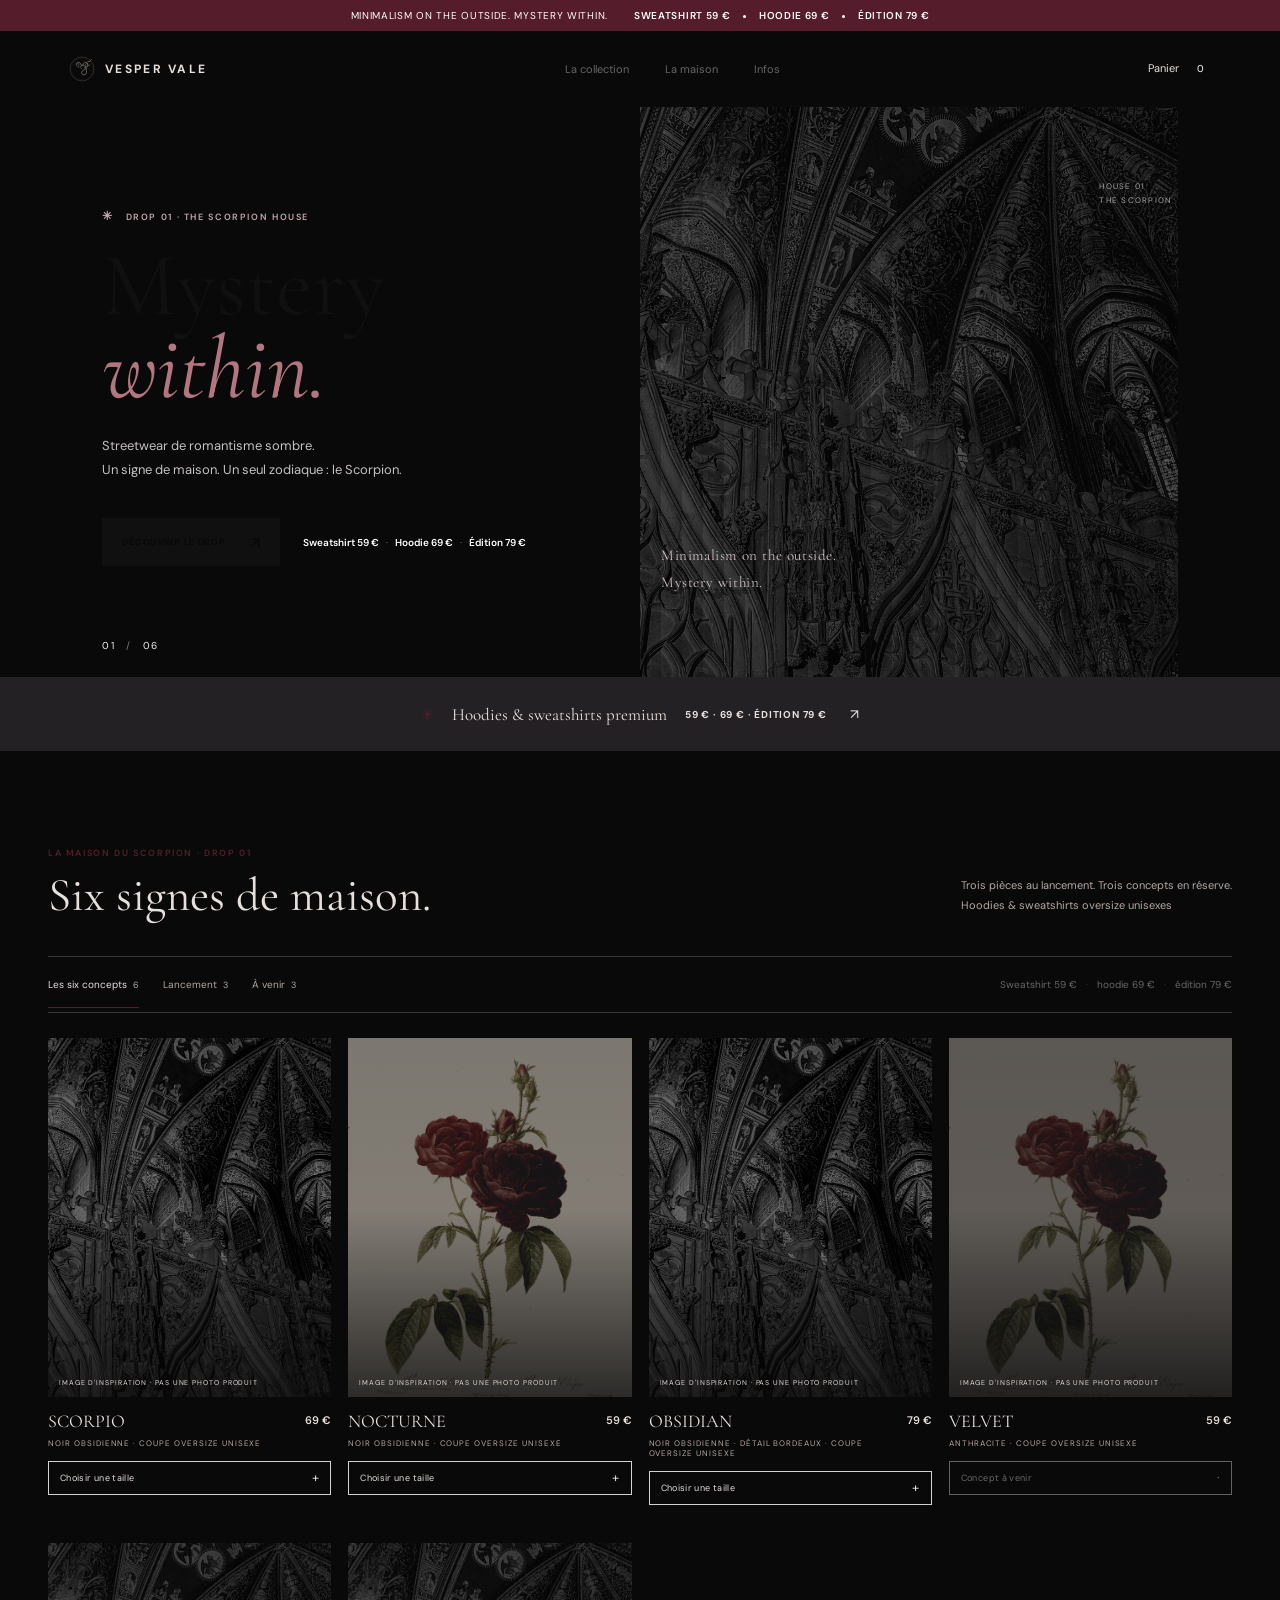
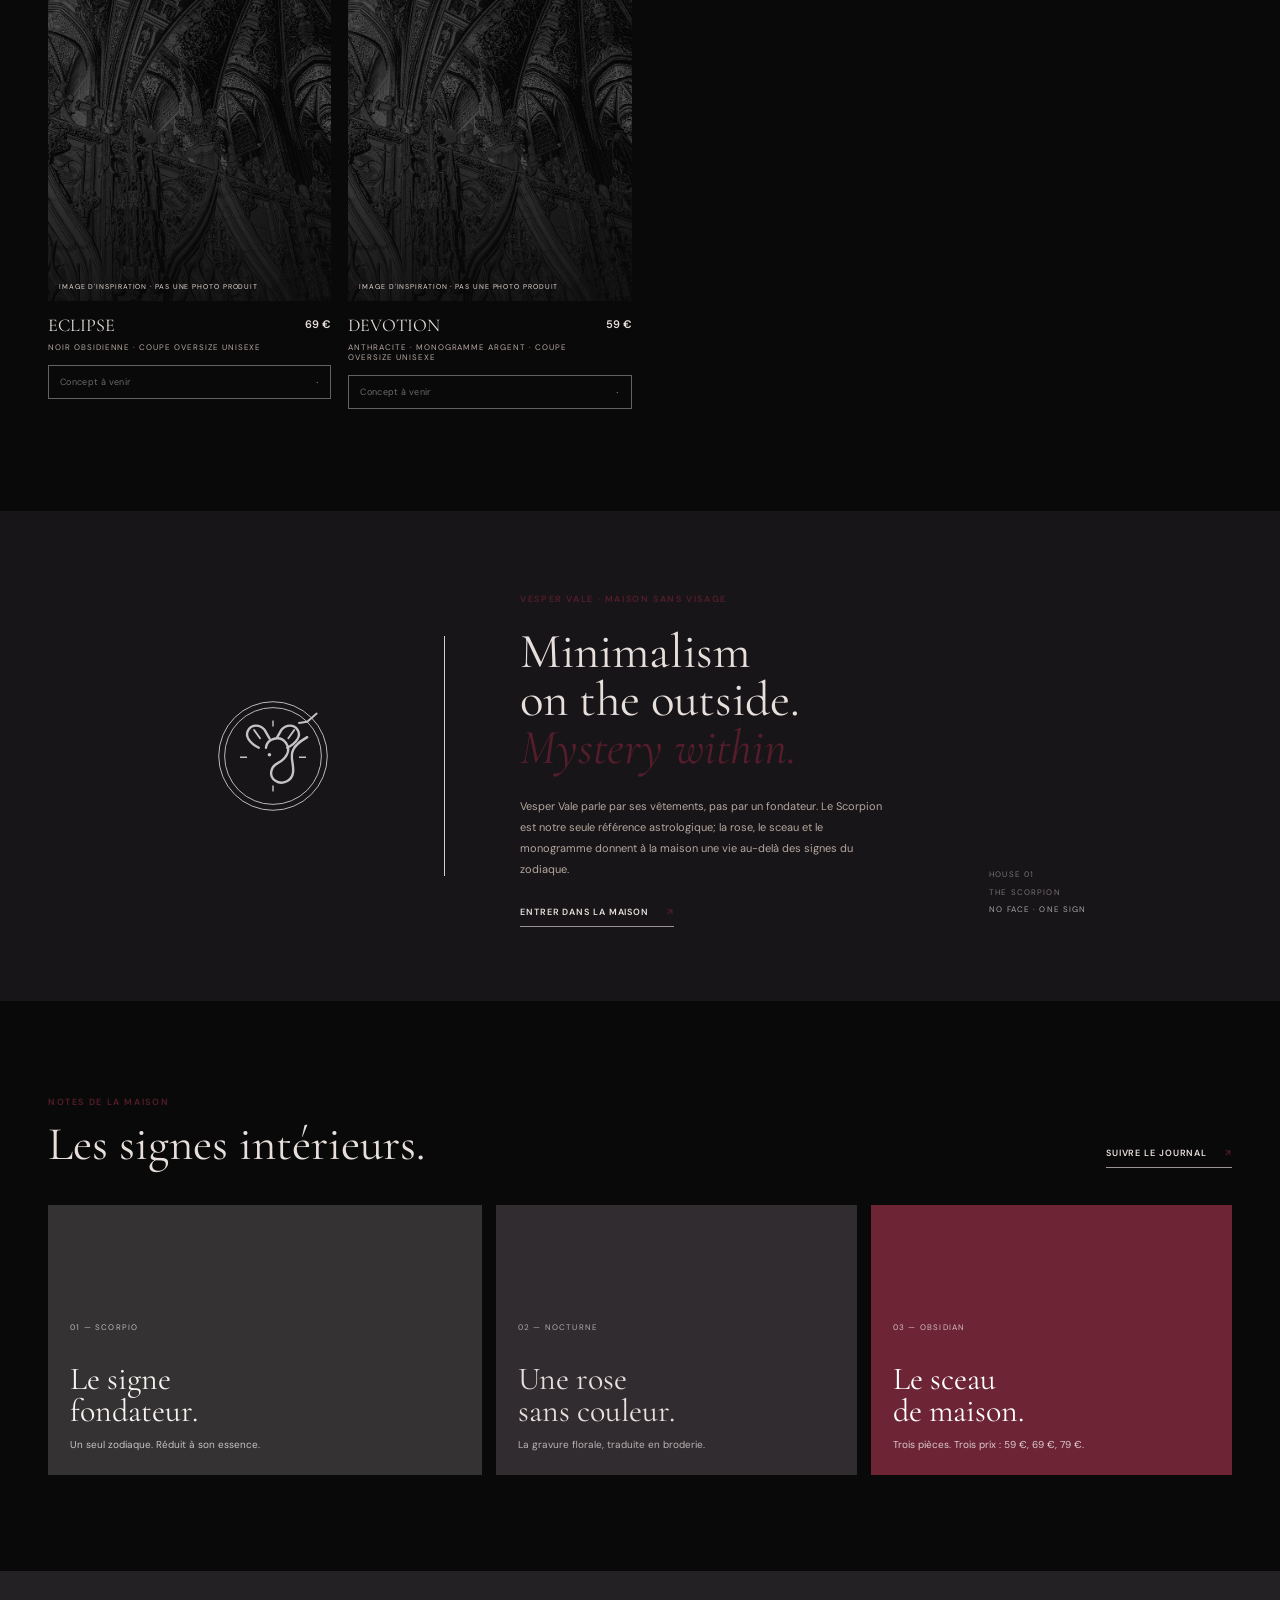
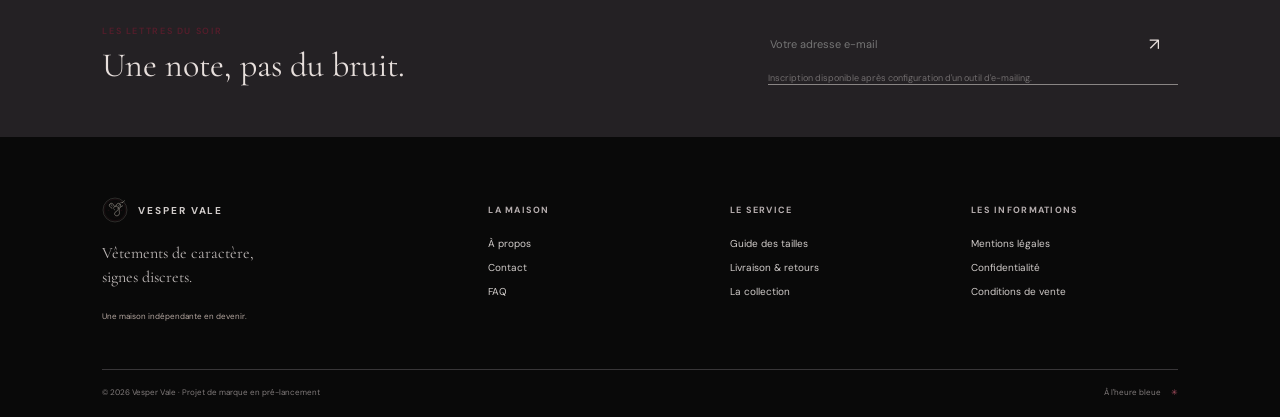
<file: vesper-vale/vesper-vale/index.html>
<!doctype html>
<html lang="fr">
  <head>
    <meta charset="utf-8">
    <meta name="viewport" content="width=device-width, initial-scale=1">
    <meta name="theme-color" content="#090909">
    <meta name="description" content="Vesper Vale — streetwear premium dark romantic. Hoodies et sweatshirts unisexes, détails Scorpion brodés. Sweatshirt 59 € · hoodie 69 € · édition spéciale 79 €." />
    <meta property="og:title" content="Vesper Vale — Dark Romantic Streetwear" />
    <meta property="og:description" content="Minimalism on the outside. Mystery within. Sweatshirt 59 € · hoodie 69 € · édition spéciale 79 €." />
    <meta property="og:type" content="website" />
    <title>Vesper Vale — Dark Romantic Streetwear</title>
    <link rel="icon" href="assets/mark.svg" type="image/svg+xml">
    <link rel="preconnect" href="https://fonts.googleapis.com">
    <link rel="preconnect" href="https://fonts.gstatic.com" crossorigin>
    <link href="https://fonts.googleapis.com/css2?family=Cormorant+Garamond:wght@400;500;600&family=DM+Sans:wght@400;500;600;700&display=swap" rel="stylesheet">
    <link rel="stylesheet" href="styles.css">
    <link rel="stylesheet" href="overrides.css">
    <script defer src="app.js"></script>
  </head>
  <body>
    <div class="announcement"><span>Minimalism on the outside. Mystery within.</span><span class="announcement-offer">Sweatshirt 59 € <i></i> Hoodie 69 € <i></i> Édition 79 €</span></div>
    <header class="site-header">
      <a class="wordmark" href="#home" aria-label="Vesper Vale, accueil"><img src="assets/mark.svg" alt=""><span>VESPER VALE</span></a>
      <nav class="main-nav" aria-label="Navigation principale"><a href="#collection">La collection</a><a href="#manifesto">La maison</a><a href="#service">Infos</a></nav>
      <button class="cart-trigger" type="button" aria-label="Ouvrir le panier">Panier <span id="cart-count">0</span></button>
    </header>

    <main id="home">
      <section class="hero" aria-labelledby="hero-title">
        <div class="hero-copy"><p class="eyebrow"><span class="tiny-star">✳</span> DROP 01 · THE SCORPION HOUSE</p><h1 id="hero-title">Mystery<br><em>within.</em></h1><p class="hero-deck">Streetwear de romantisme sombre.<br>Un signe de maison. Un seul zodiaque : le Scorpion.</p><div class="hero-actions"><a class="button button-light" href="#collection">Découvrir le drop <span>↗</span></a><p class="hero-price"><b>Sweatshirt 59 €</b><span>·</span><b>Hoodie 69 €</b><span>·</span><b>Édition 79 €</b></p></div></div>
        <div class="hero-art" aria-label="Architecture gothique, image d'ambiance"><img class="hero-stock-image" src="assets/stock/gothic-interior.jpg" alt="Voûtes gothiques de la cathédrale d'Albi, image d'inspiration" fetchpriority="high"><span class="hero-coordinate">HOUSE 01<br>THE SCORPION</span><span class="hero-caption">Minimalism on the outside.<br>Mystery within.</span></div>
        <div class="hero-index">01 <span>/</span> 06</div>
      </section>

      <section class="offer-strip" aria-label="Tarifs de la collection"><span class="offer-symbol">✳</span><p>Hoodies & sweatshirts premium</p><strong>59 € · 69 € · édition 79 €</strong><a href="#collection" aria-label="Voir la collection">↗</a></section>

      <section id="collection" class="collection section-wrap">
        <div class="section-heading"><div><p class="eyebrow">LA MAISON DU SCORPION · DROP 01</p><h2>Six signes de maison.</h2></div><p class="section-note">Trois pièces au lancement. Trois concepts en réserve.<br>Hoodies & sweatshirts oversize unisexes</p></div>
        <div class="filter-row" role="group" aria-label="Filtrer les pièces"><button class="filter-button is-active" data-filter="all">Les six concepts <span>6</span></button><button class="filter-button" data-filter="launch">Lancement <span>3</span></button><button class="filter-button" data-filter="upcoming">À venir <span>3</span></button><p class="filter-price">Sweatshirt 59 € <span>·</span> hoodie 69 € <span>·</span> édition 79 €</p></div>
        <div id="product-grid" class="product-grid" aria-live="polite"></div>
      </section>

      <section id="manifesto" class="manifesto"><div class="manifesto-mark"><img src="assets/mark.svg" alt="" /></div><div class="manifesto-copy"><p class="eyebrow">VESPER VALE · MAISON SANS VISAGE</p><h2>Minimalism<br>on the outside.<br><em>Mystery within.</em></h2><p>Vesper Vale parle par ses vêtements, pas par un fondateur. Le Scorpion est notre seule référence astrologique; la rose, le sceau et le monogramme donnent à la maison une vie au-delà des signes du zodiaque.</p><a class="text-link" href="pages/a-propos.html">Entrer dans la maison <span>↗</span></a></div><div class="manifesto-side">HOUSE 01<br>THE SCORPION<br><span>NO FACE · ONE SIGN</span></div></section>

      <section class="journal section-wrap"><div class="section-heading"><div><p class="eyebrow">NOTES DE LA MAISON</p><h2>Les signes intérieurs.</h2></div><a class="text-link" href="pages/social.html">Suivre le journal <span>↗</span></a></div><div class="journal-grid"><article class="journal-card journal-card-one"><span>01 — SCORPIO</span><h3>Le signe<br>fondateur.</h3><p>Un seul zodiaque. Réduit à son essence.</p></article><article class="journal-card journal-card-two"><span>02 — NOCTURNE</span><h3>Une rose<br>sans couleur.</h3><p>La gravure florale, traduite en broderie.</p></article><article class="journal-card journal-card-three"><span>03 — OBSIDIAN</span><h3>Le sceau<br>de maison.</h3><p>Trois pièces. Trois prix : 59 €, 69 €, 79 €.</p></article></div></section>

      <section class="newsletter"><div><p class="eyebrow">LES LETTRES DU SOIR</p><h2>Une note, pas du bruit.</h2></div><form id="newsletter-form"><label class="visually-hidden" for="newsletter-email">Votre adresse e-mail</label><input id="newsletter-email" type="email" placeholder="Votre adresse e-mail" required><button type="submit" aria-label="S'inscrire à la newsletter">↗</button><p id="newsletter-message">Inscription disponible après configuration d'un outil d'e-mailing.</p></form></section>
    </main>

    <footer id="service" class="site-footer"><div class="footer-brand"><a class="wordmark" href="#home"><img src="assets/mark.svg" alt=""><span>VESPER VALE</span></a><p>Vêtements de caractère,<br>signes discrets.</p><span class="footer-legal">Une maison indépendante en devenir.</span></div><div><h2>La maison</h2><a href="pages/a-propos.html">À propos</a><a href="pages/contact.html">Contact</a><a href="pages/faq.html">FAQ</a></div><div><h2>Le service</h2><a href="pages/tailles.html">Guide des tailles</a><a href="pages/livraison-retours.html">Livraison & retours</a><a href="#collection">La collection</a></div><div><h2>Les informations</h2><a href="pages/mentions-legales.html">Mentions légales</a><a href="pages/confidentialite.html">Confidentialité</a><a href="pages/cgv.html">Conditions de vente</a></div><div class="footer-bottom"><span>© 2026 Vesper Vale · Projet de marque en pré-lancement</span><span>À l'heure bleue <i>✳</i></span></div></footer>

    <div id="cart-backdrop" class="cart-backdrop" hidden></div><aside id="cart-drawer" class="cart-drawer" aria-label="Votre panier" aria-hidden="true"><div class="drawer-head"><div><p class="eyebrow">SÉLECTION</p><h2>Votre panier <span id="drawer-count">(0)</span></h2></div><button id="close-cart" class="icon-button" type="button" aria-label="Fermer le panier">×</button></div><div id="cart-lines" class="cart-lines"></div><div class="drawer-foot"><div class="cart-promo"><span>✳</span><p>2 pulls pour 50 €<small>La remise s'applique automatiquement.</small></p></div><div class="cart-totals"><span>Sous-total produits</span><strong id="cart-subtotal">0 €</strong></div><p class="shipping-note">Livraison calculée à l'étape de commande. Checkout indisponible avant configuration du paiement.</p><button id="checkout-button" class="button button-dark" type="button" disabled>Commande bientôt disponible</button><a class="continue-link" href="#collection">Continuer mes découvertes</a></div></aside>
    <div id="product-modal" class="product-modal" hidden><button class="modal-backdrop" data-close-modal aria-label="Fermer la fiche produit"></button><section class="modal-panel" role="dialog" aria-modal="true" aria-labelledby="modal-title"><button class="icon-button modal-close" type="button" data-close-modal aria-label="Fermer">×</button><div id="modal-content"></div></section></div>
    <div id="toast" class="toast" role="status" aria-live="polite"></div>
  </body>
</html>
</file>
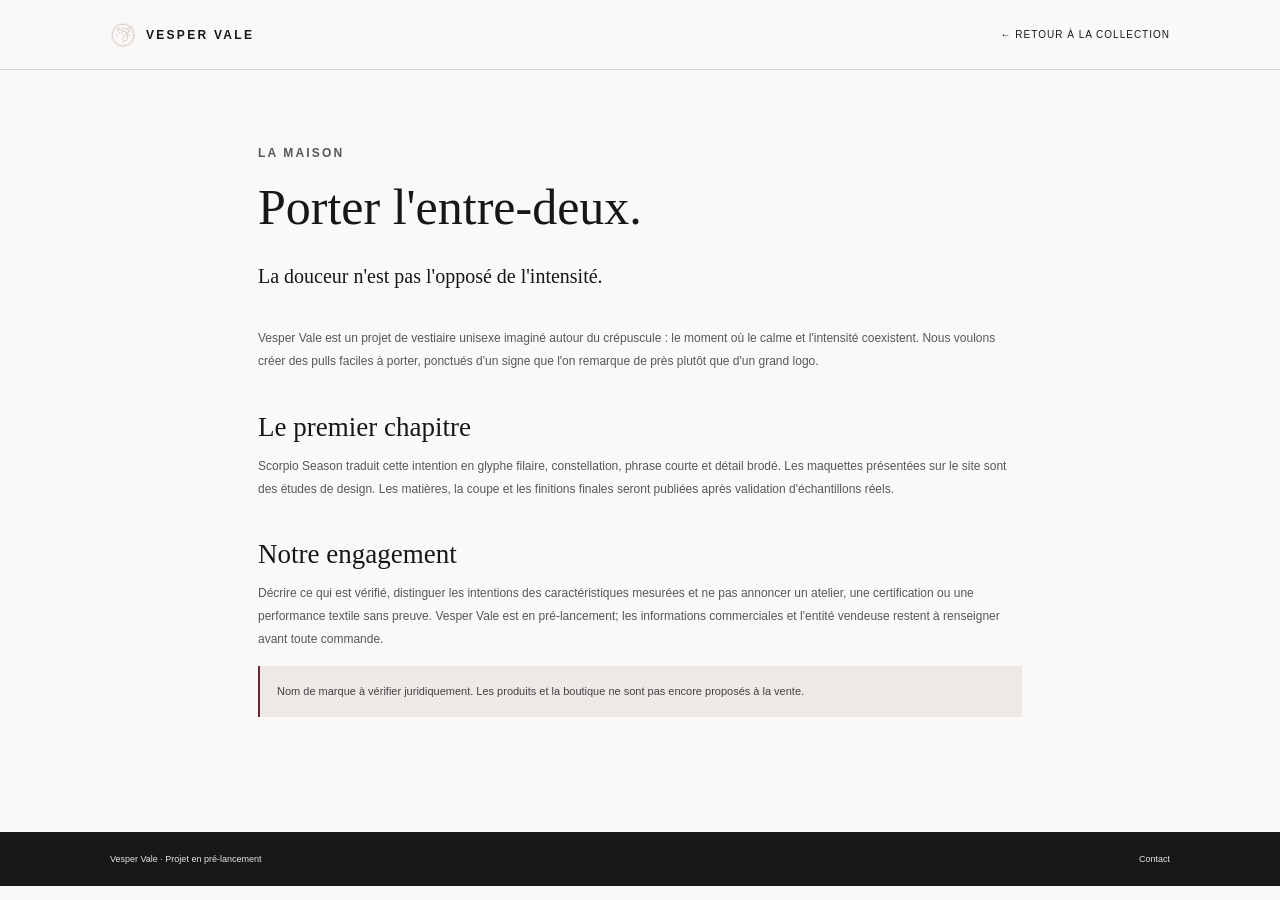
<file: vesper-vale/vesper-vale/pages/a-propos.html>
<!doctype html><html lang="fr"><head><meta charset="utf-8"><meta name="viewport" content="width=device-width, initial-scale=1"><meta name="description" content="L'histoire et l'intention de Vesper Vale."><title>À propos — Vesper Vale</title><link rel="icon" href="../assets/mark.svg" type="image/svg+xml"><link rel="stylesheet" href="../styles.css"><link rel="stylesheet" href="../pages.css"></head><body><div class="page-shell"><header class="page-header"><a class="wordmark" href="../index.html"><img src="../assets/mark.svg" alt=""><span>VESPER VALE</span></a><a href="../index.html">← Retour à la collection</a></header><main class="page-main"><p class="eyebrow">LA MAISON</p><h1>Porter l'entre-deux.</h1><p class="page-lead">La douceur n'est pas l'opposé de l'intensité.</p><p>Vesper Vale est un projet de vestiaire unisexe imaginé autour du crépuscule : le moment où le calme et l'intensité coexistent. Nous voulons créer des pulls faciles à porter, ponctués d'un signe que l'on remarque de près plutôt que d'un grand logo.</p><h2>Le premier chapitre</h2><p>Scorpio Season traduit cette intention en glyphe filaire, constellation, phrase courte et détail brodé. Les maquettes présentées sur le site sont des études de design. Les matières, la coupe et les finitions finales seront publiées après validation d'échantillons réels.</p><h2>Notre engagement</h2><p>Décrire ce qui est vérifié, distinguer les intentions des caractéristiques mesurées et ne pas annoncer un atelier, une certification ou une performance textile sans preuve. Vesper Vale est en pré-lancement; les informations commerciales et l'entité vendeuse restent à renseigner avant toute commande.</p><p class="page-placeholder">Nom de marque à vérifier juridiquement. Les produits et la boutique ne sont pas encore proposés à la vente.</p></main><footer class="page-footer"><span>Vesper Vale · Projet en pré-lancement</span><a href="contact.html">Contact</a></footer></div></body></html>
</file>
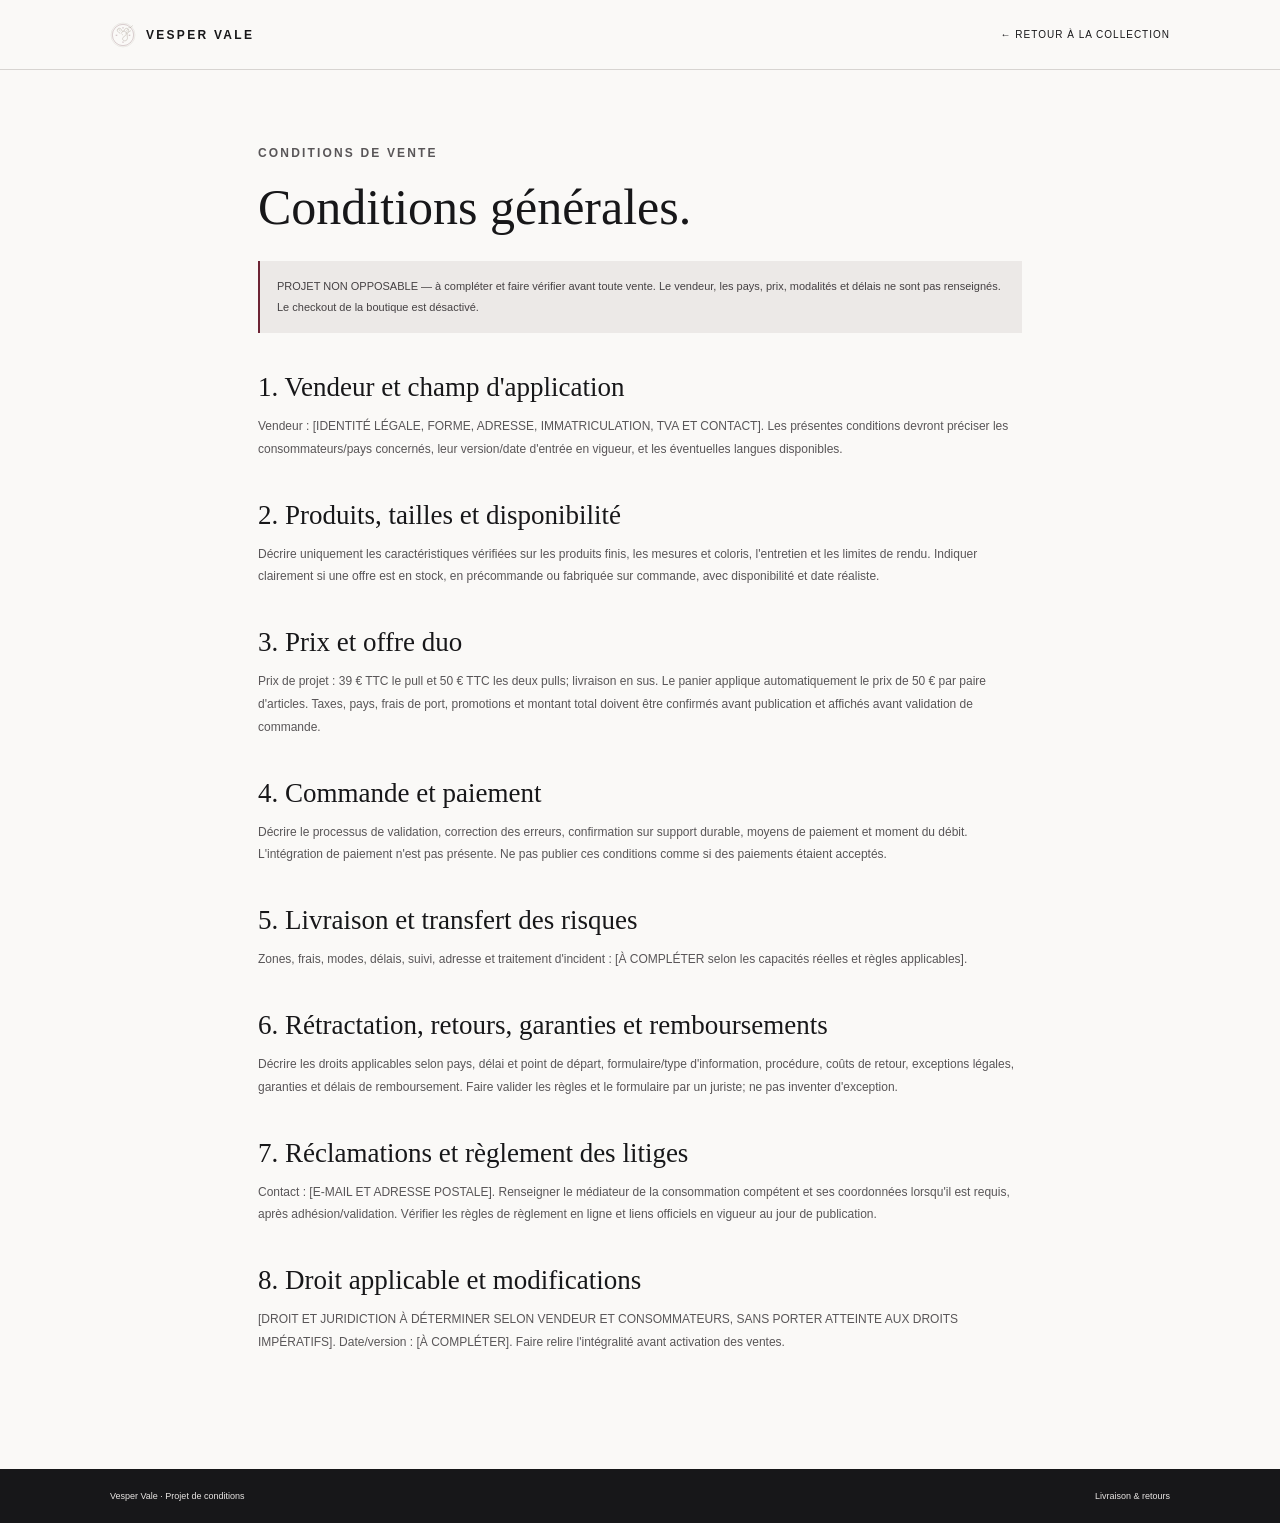
<file: vesper-vale/vesper-vale/pages/cgv.html>
<!doctype html><html lang="fr"><head><meta charset="utf-8"><meta name="viewport" content="width=device-width, initial-scale=1"><meta name="description" content="Projet de conditions générales de vente Vesper Vale."><title>Conditions de vente — Vesper Vale</title><link rel="icon" href="../assets/mark.svg" type="image/svg+xml"><link rel="stylesheet" href="../styles.css"><link rel="stylesheet" href="../pages.css"></head><body><div class="page-shell"><header class="page-header"><a class="wordmark" href="../index.html"><img src="../assets/mark.svg" alt=""><span>VESPER VALE</span></a><a href="../index.html">← Retour à la collection</a></header><main class="page-main"><p class="eyebrow">CONDITIONS DE VENTE</p><h1>Conditions générales.</h1><p class="page-placeholder">PROJET NON OPPOSABLE — à compléter et faire vérifier avant toute vente. Le vendeur, les pays, prix, modalités et délais ne sont pas renseignés. Le checkout de la boutique est désactivé.</p><h2>1. Vendeur et champ d'application</h2><p>Vendeur : [IDENTITÉ LÉGALE, FORME, ADRESSE, IMMATRICULATION, TVA ET CONTACT]. Les présentes conditions devront préciser les consommateurs/pays concernés, leur version/date d'entrée en vigueur, et les éventuelles langues disponibles.</p><h2>2. Produits, tailles et disponibilité</h2><p>Décrire uniquement les caractéristiques vérifiées sur les produits finis, les mesures et coloris, l'entretien et les limites de rendu. Indiquer clairement si une offre est en stock, en précommande ou fabriquée sur commande, avec disponibilité et date réaliste.</p><h2>3. Prix et offre duo</h2><p>Prix de projet : 39 € TTC le pull et 50 € TTC les deux pulls; livraison en sus. Le panier applique automatiquement le prix de 50 € par paire d'articles. Taxes, pays, frais de port, promotions et montant total doivent être confirmés avant publication et affichés avant validation de commande.</p><h2>4. Commande et paiement</h2><p>Décrire le processus de validation, correction des erreurs, confirmation sur support durable, moyens de paiement et moment du débit. L'intégration de paiement n'est pas présente. Ne pas publier ces conditions comme si des paiements étaient acceptés.</p><h2>5. Livraison et transfert des risques</h2><p>Zones, frais, modes, délais, suivi, adresse et traitement d'incident : [À COMPLÉTER selon les capacités réelles et règles applicables].</p><h2>6. Rétractation, retours, garanties et remboursements</h2><p>Décrire les droits applicables selon pays, délai et point de départ, formulaire/type d'information, procédure, coûts de retour, exceptions légales, garanties et délais de remboursement. Faire valider les règles et le formulaire par un juriste; ne pas inventer d'exception.</p><h2>7. Réclamations et règlement des litiges</h2><p>Contact : [E-MAIL ET ADRESSE POSTALE]. Renseigner le médiateur de la consommation compétent et ses coordonnées lorsqu'il est requis, après adhésion/validation. Vérifier les règles de règlement en ligne et liens officiels en vigueur au jour de publication.</p><h2>8. Droit applicable et modifications</h2><p>[DROIT ET JURIDICTION À DÉTERMINER SELON VENDEUR ET CONSOMMATEURS, SANS PORTER ATTEINTE AUX DROITS IMPÉRATIFS]. Date/version : [À COMPLÉTER]. Faire relire l'intégralité avant activation des ventes.</p></main><footer class="page-footer"><span>Vesper Vale · Projet de conditions</span><a href="livraison-retours.html">Livraison & retours</a></footer></div></body></html>
</file>
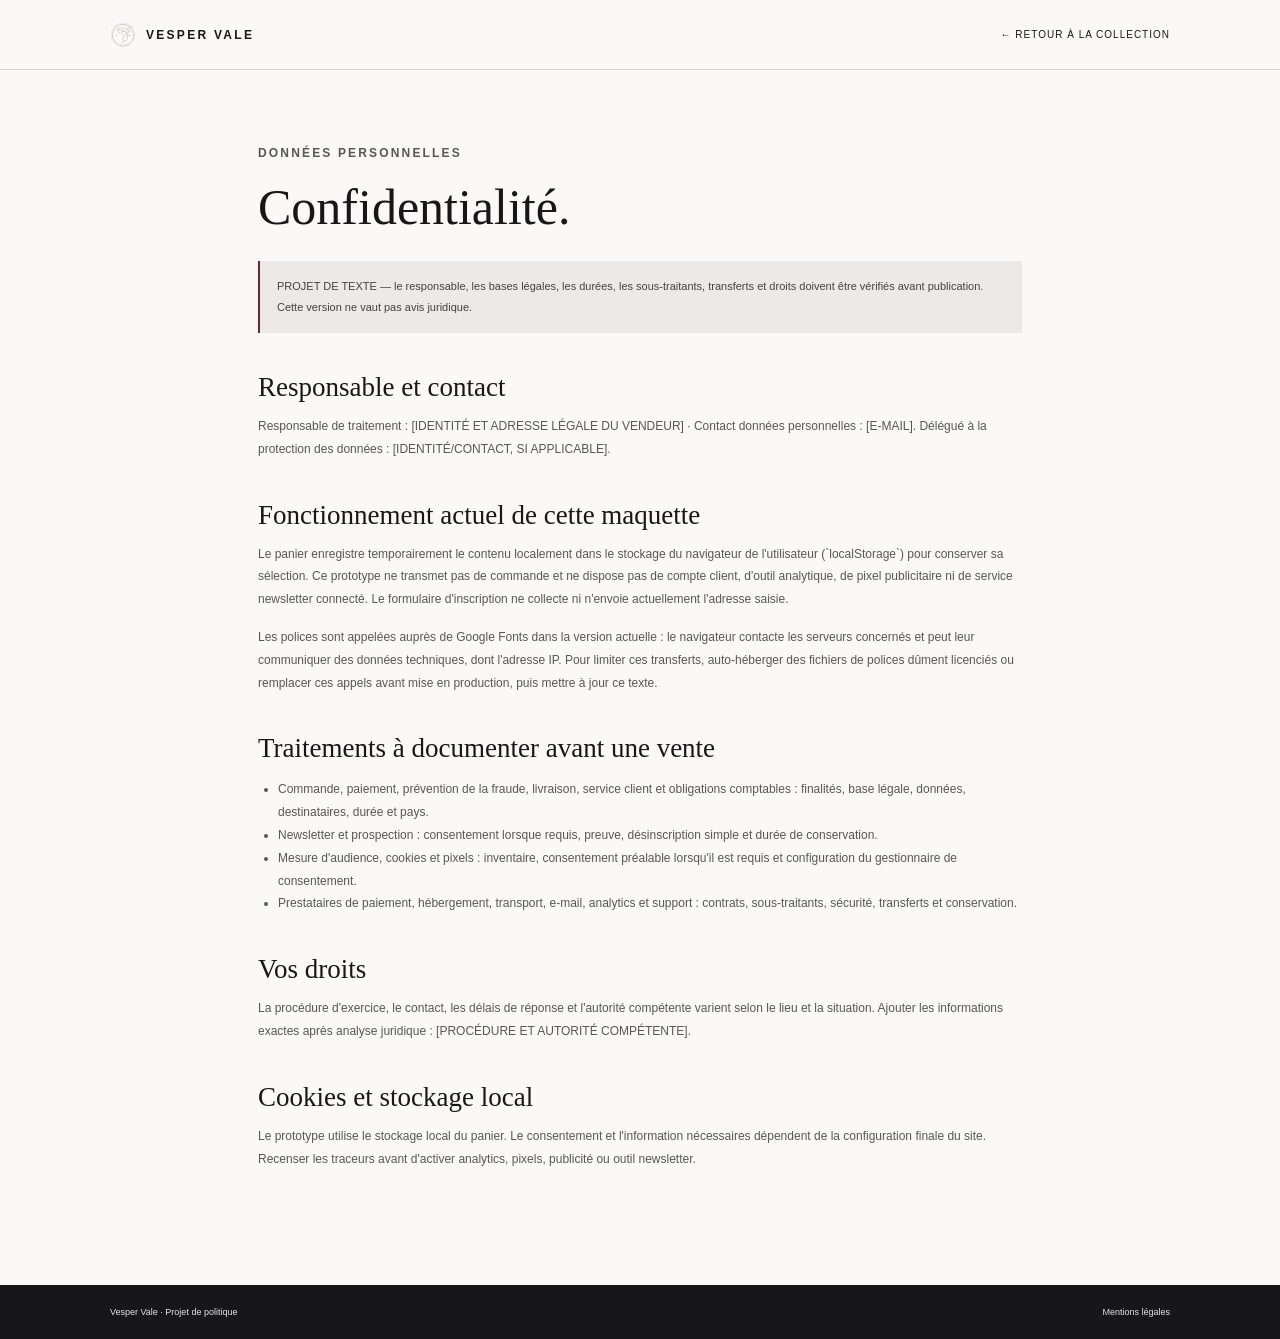
<file: vesper-vale/vesper-vale/pages/confidentialite.html>
<!doctype html><html lang="fr"><head><meta charset="utf-8"><meta name="viewport" content="width=device-width, initial-scale=1"><meta name="description" content="Projet de politique de confidentialité Vesper Vale."><title>Confidentialité — Vesper Vale</title><link rel="icon" href="../assets/mark.svg" type="image/svg+xml"><link rel="stylesheet" href="../styles.css"><link rel="stylesheet" href="../pages.css"></head><body><div class="page-shell"><header class="page-header"><a class="wordmark" href="../index.html"><img src="../assets/mark.svg" alt=""><span>VESPER VALE</span></a><a href="../index.html">← Retour à la collection</a></header><main class="page-main"><p class="eyebrow">DONNÉES PERSONNELLES</p><h1>Confidentialité.</h1><p class="page-placeholder">PROJET DE TEXTE — le responsable, les bases légales, les durées, les sous-traitants, transferts et droits doivent être vérifiés avant publication. Cette version ne vaut pas avis juridique.</p><h2>Responsable et contact</h2><p>Responsable de traitement : [IDENTITÉ ET ADRESSE LÉGALE DU VENDEUR] · Contact données personnelles : [E-MAIL]. Délégué à la protection des données : [IDENTITÉ/CONTACT, SI APPLICABLE].</p><h2>Fonctionnement actuel de cette maquette</h2><p>Le panier enregistre temporairement le contenu localement dans le stockage du navigateur de l'utilisateur (`localStorage`) pour conserver sa sélection. Ce prototype ne transmet pas de commande et ne dispose pas de compte client, d'outil analytique, de pixel publicitaire ni de service newsletter connecté. Le formulaire d'inscription ne collecte ni n'envoie actuellement l'adresse saisie.</p><p>Les polices sont appelées auprès de Google Fonts dans la version actuelle : le navigateur contacte les serveurs concernés et peut leur communiquer des données techniques, dont l'adresse IP. Pour limiter ces transferts, auto-héberger des fichiers de polices dûment licenciés ou remplacer ces appels avant mise en production, puis mettre à jour ce texte.</p><h2>Traitements à documenter avant une vente</h2><ul><li>Commande, paiement, prévention de la fraude, livraison, service client et obligations comptables : finalités, base légale, données, destinataires, durée et pays.</li><li>Newsletter et prospection : consentement lorsque requis, preuve, désinscription simple et durée de conservation.</li><li>Mesure d'audience, cookies et pixels : inventaire, consentement préalable lorsqu'il est requis et configuration du gestionnaire de consentement.</li><li>Prestataires de paiement, hébergement, transport, e-mail, analytics et support : contrats, sous-traitants, sécurité, transferts et conservation.</li></ul><h2>Vos droits</h2><p>La procédure d'exercice, le contact, les délais de réponse et l'autorité compétente varient selon le lieu et la situation. Ajouter les informations exactes après analyse juridique : [PROCÉDURE ET AUTORITÉ COMPÉTENTE].</p><h2>Cookies et stockage local</h2><p>Le prototype utilise le stockage local du panier. Le consentement et l'information nécessaires dépendent de la configuration finale du site. Recenser les traceurs avant d'activer analytics, pixels, publicité ou outil newsletter.</p></main><footer class="page-footer"><span>Vesper Vale · Projet de politique</span><a href="mentions-legales.html">Mentions légales</a></footer></div></body></html>
</file>
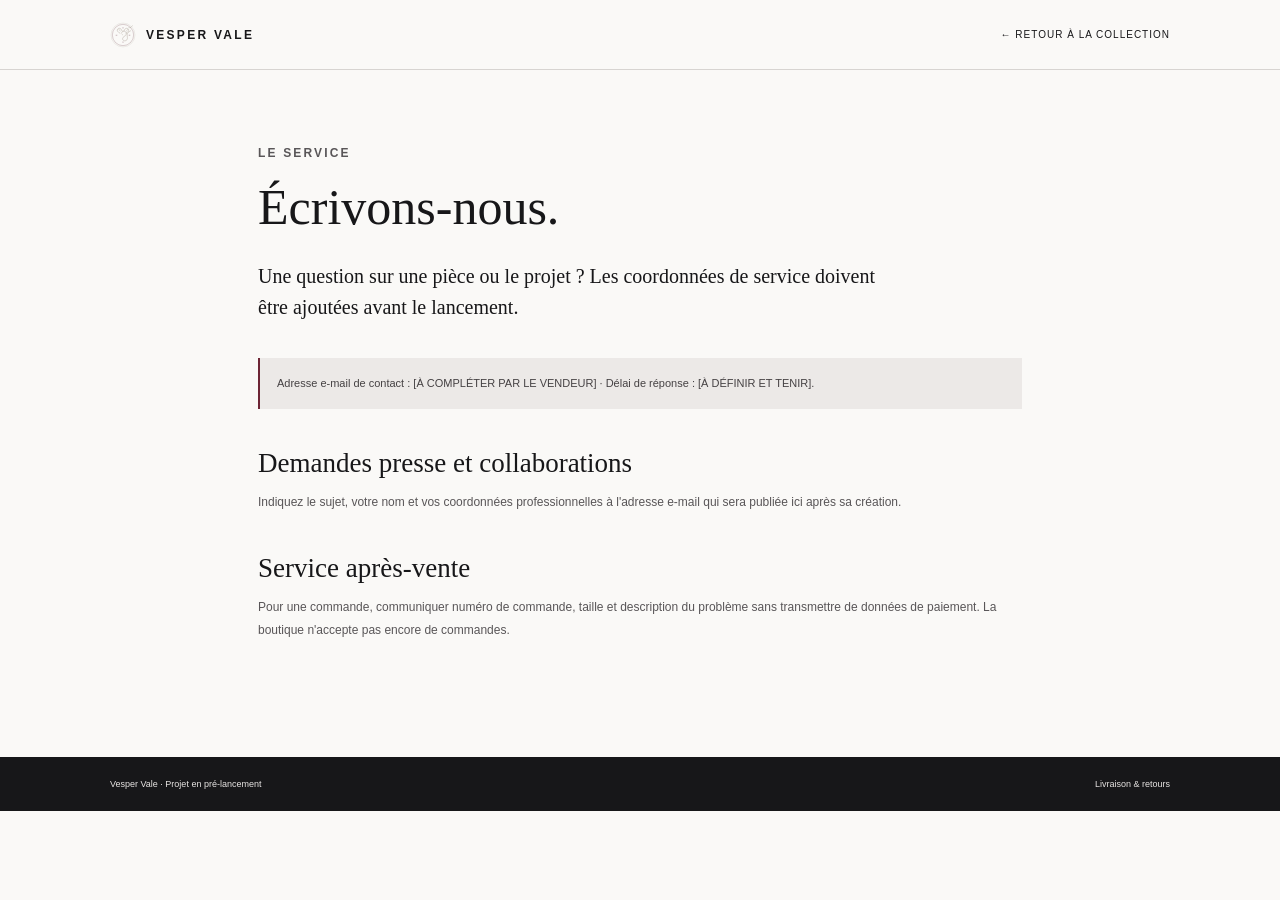
<file: vesper-vale/vesper-vale/pages/contact.html>
<!doctype html><html lang="fr"><head><meta charset="utf-8"><meta name="viewport" content="width=device-width, initial-scale=1"><meta name="description" content="Contacter Vesper Vale."><title>Contact — Vesper Vale</title><link rel="icon" href="../assets/mark.svg" type="image/svg+xml"><link rel="stylesheet" href="../styles.css"><link rel="stylesheet" href="../pages.css"></head><body><div class="page-shell"><header class="page-header"><a class="wordmark" href="../index.html"><img src="../assets/mark.svg" alt=""><span>VESPER VALE</span></a><a href="../index.html">← Retour à la collection</a></header><main class="page-main"><p class="eyebrow">LE SERVICE</p><h1>Écrivons-nous.</h1><p class="page-lead">Une question sur une pièce ou le projet ? Les coordonnées de service doivent être ajoutées avant le lancement.</p><p class="page-placeholder">Adresse e-mail de contact : [À COMPLÉTER PAR LE VENDEUR] · Délai de réponse : [À DÉFINIR ET TENIR].</p><h2>Demandes presse et collaborations</h2><p>Indiquez le sujet, votre nom et vos coordonnées professionnelles à l'adresse e-mail qui sera publiée ici après sa création.</p><h2>Service après-vente</h2><p>Pour une commande, communiquer numéro de commande, taille et description du problème sans transmettre de données de paiement. La boutique n'accepte pas encore de commandes.</p></main><footer class="page-footer"><span>Vesper Vale · Projet en pré-lancement</span><a href="livraison-retours.html">Livraison & retours</a></footer></div></body></html>
</file>
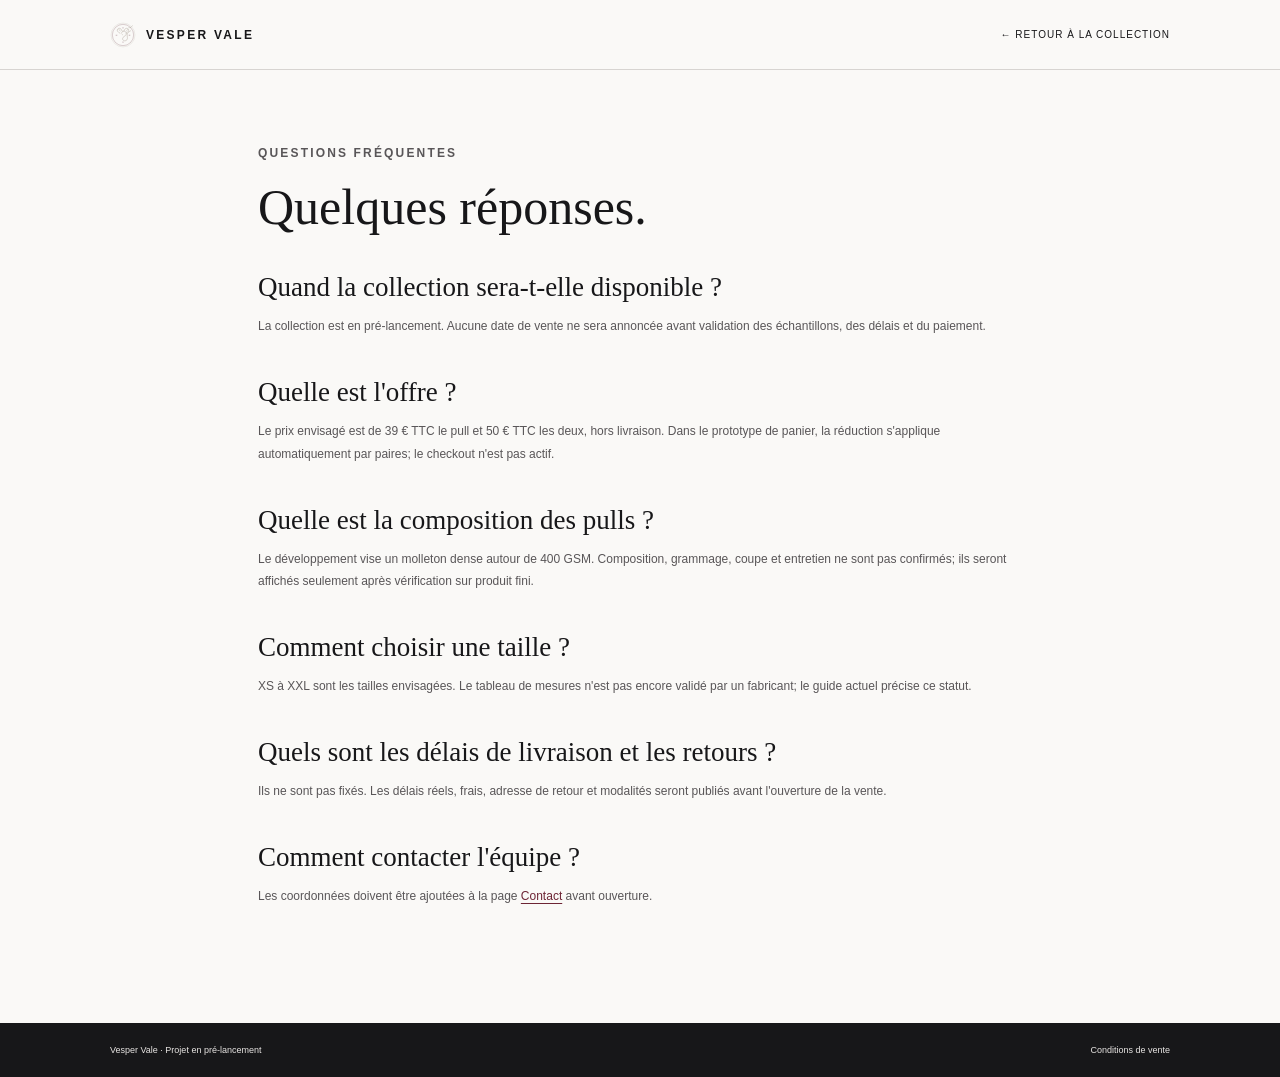
<file: vesper-vale/vesper-vale/pages/faq.html>
<!doctype html><html lang="fr"><head><meta charset="utf-8"><meta name="viewport" content="width=device-width, initial-scale=1"><meta name="description" content="Questions fréquentes Vesper Vale."><title>FAQ — Vesper Vale</title><link rel="icon" href="../assets/mark.svg" type="image/svg+xml"><link rel="stylesheet" href="../styles.css"><link rel="stylesheet" href="../pages.css"></head><body><div class="page-shell"><header class="page-header"><a class="wordmark" href="../index.html"><img src="../assets/mark.svg" alt=""><span>VESPER VALE</span></a><a href="../index.html">← Retour à la collection</a></header><main class="page-main"><p class="eyebrow">QUESTIONS FRÉQUENTES</p><h1>Quelques réponses.</h1><h2>Quand la collection sera-t-elle disponible ?</h2><p>La collection est en pré-lancement. Aucune date de vente ne sera annoncée avant validation des échantillons, des délais et du paiement.</p><h2>Quelle est l'offre ?</h2><p>Le prix envisagé est de 39 € TTC le pull et 50 € TTC les deux, hors livraison. Dans le prototype de panier, la réduction s'applique automatiquement par paires; le checkout n'est pas actif.</p><h2>Quelle est la composition des pulls ?</h2><p>Le développement vise un molleton dense autour de 400 GSM. Composition, grammage, coupe et entretien ne sont pas confirmés; ils seront affichés seulement après vérification sur produit fini.</p><h2>Comment choisir une taille ?</h2><p>XS à XXL sont les tailles envisagées. Le tableau de mesures n'est pas encore validé par un fabricant; le guide actuel précise ce statut.</p><h2>Quels sont les délais de livraison et les retours ?</h2><p>Ils ne sont pas fixés. Les délais réels, frais, adresse de retour et modalités seront publiés avant l'ouverture de la vente.</p><h2>Comment contacter l'équipe ?</h2><p>Les coordonnées doivent être ajoutées à la page <a href="contact.html">Contact</a> avant ouverture.</p></main><footer class="page-footer"><span>Vesper Vale · Projet en pré-lancement</span><a href="cgv.html">Conditions de vente</a></footer></div></body></html>
</file>
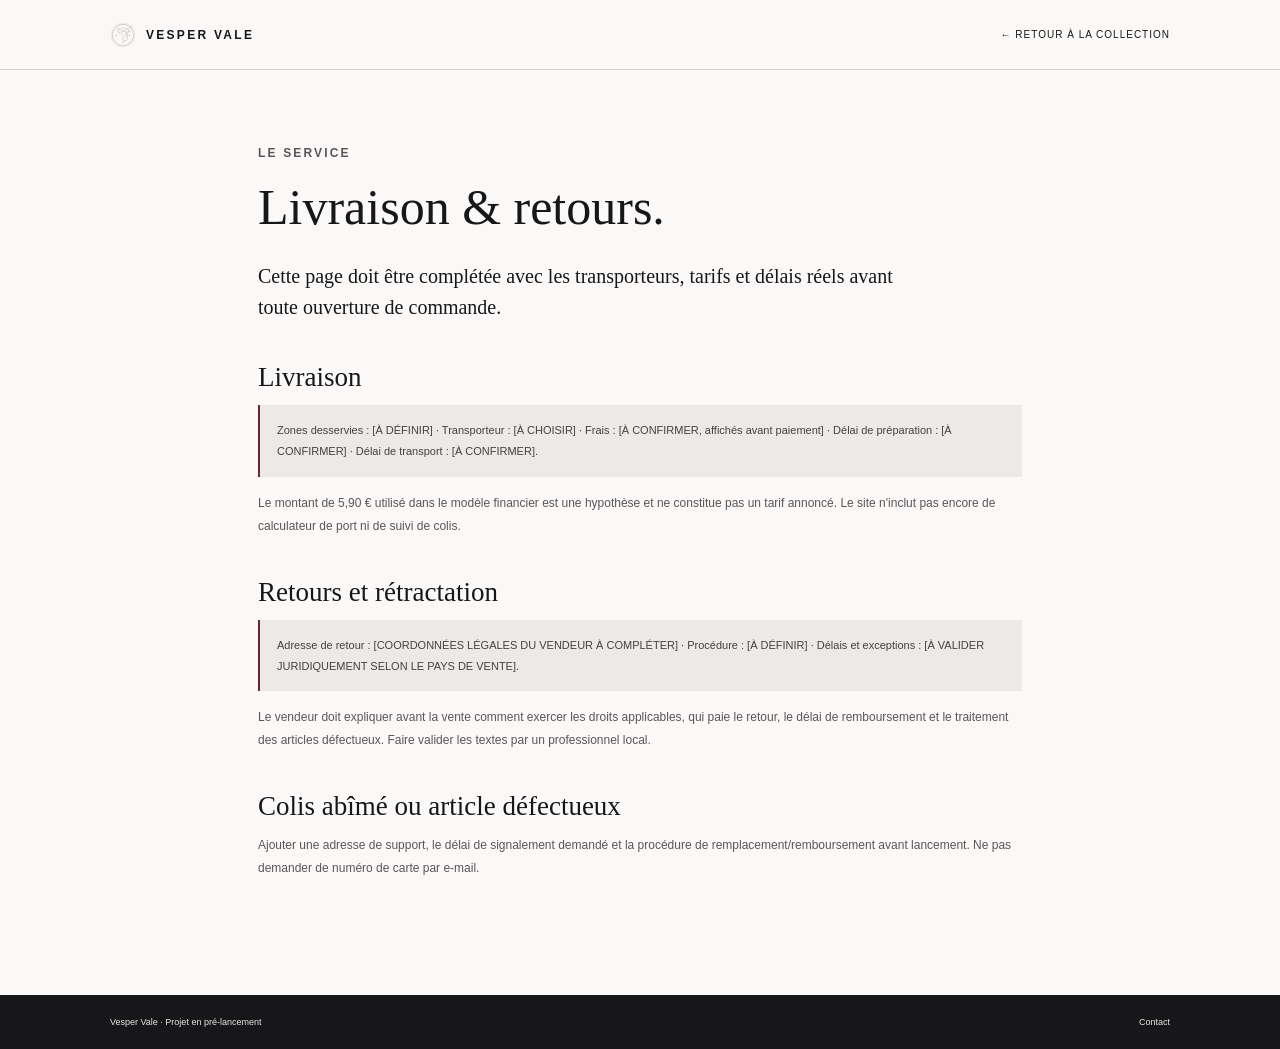
<file: vesper-vale/vesper-vale/pages/livraison-retours.html>
<!doctype html><html lang="fr"><head><meta charset="utf-8"><meta name="viewport" content="width=device-width, initial-scale=1"><meta name="description" content="Informations de livraison et de retour Vesper Vale à confirmer avant ouverture."><title>Livraison & retours — Vesper Vale</title><link rel="icon" href="../assets/mark.svg" type="image/svg+xml"><link rel="stylesheet" href="../styles.css"><link rel="stylesheet" href="../pages.css"></head><body><div class="page-shell"><header class="page-header"><a class="wordmark" href="../index.html"><img src="../assets/mark.svg" alt=""><span>VESPER VALE</span></a><a href="../index.html">← Retour à la collection</a></header><main class="page-main"><p class="eyebrow">LE SERVICE</p><h1>Livraison & retours.</h1><p class="page-lead">Cette page doit être complétée avec les transporteurs, tarifs et délais réels avant toute ouverture de commande.</p><h2>Livraison</h2><p class="page-placeholder">Zones desservies : [À DÉFINIR] · Transporteur : [À CHOISIR] · Frais : [À CONFIRMER, affichés avant paiement] · Délai de préparation : [À CONFIRMER] · Délai de transport : [À CONFIRMER].</p><p>Le montant de 5,90 € utilisé dans le modèle financier est une hypothèse et ne constitue pas un tarif annoncé. Le site n'inclut pas encore de calculateur de port ni de suivi de colis.</p><h2>Retours et rétractation</h2><p class="page-placeholder">Adresse de retour : [COORDONNÉES LÉGALES DU VENDEUR À COMPLÉTER] · Procédure : [À DÉFINIR] · Délais et exceptions : [À VALIDER JURIDIQUEMENT SELON LE PAYS DE VENTE].</p><p>Le vendeur doit expliquer avant la vente comment exercer les droits applicables, qui paie le retour, le délai de remboursement et le traitement des articles défectueux. Faire valider les textes par un professionnel local.</p><h2>Colis abîmé ou article défectueux</h2><p>Ajouter une adresse de support, le délai de signalement demandé et la procédure de remplacement/remboursement avant lancement. Ne pas demander de numéro de carte par e-mail.</p></main><footer class="page-footer"><span>Vesper Vale · Projet en pré-lancement</span><a href="contact.html">Contact</a></footer></div></body></html>
</file>
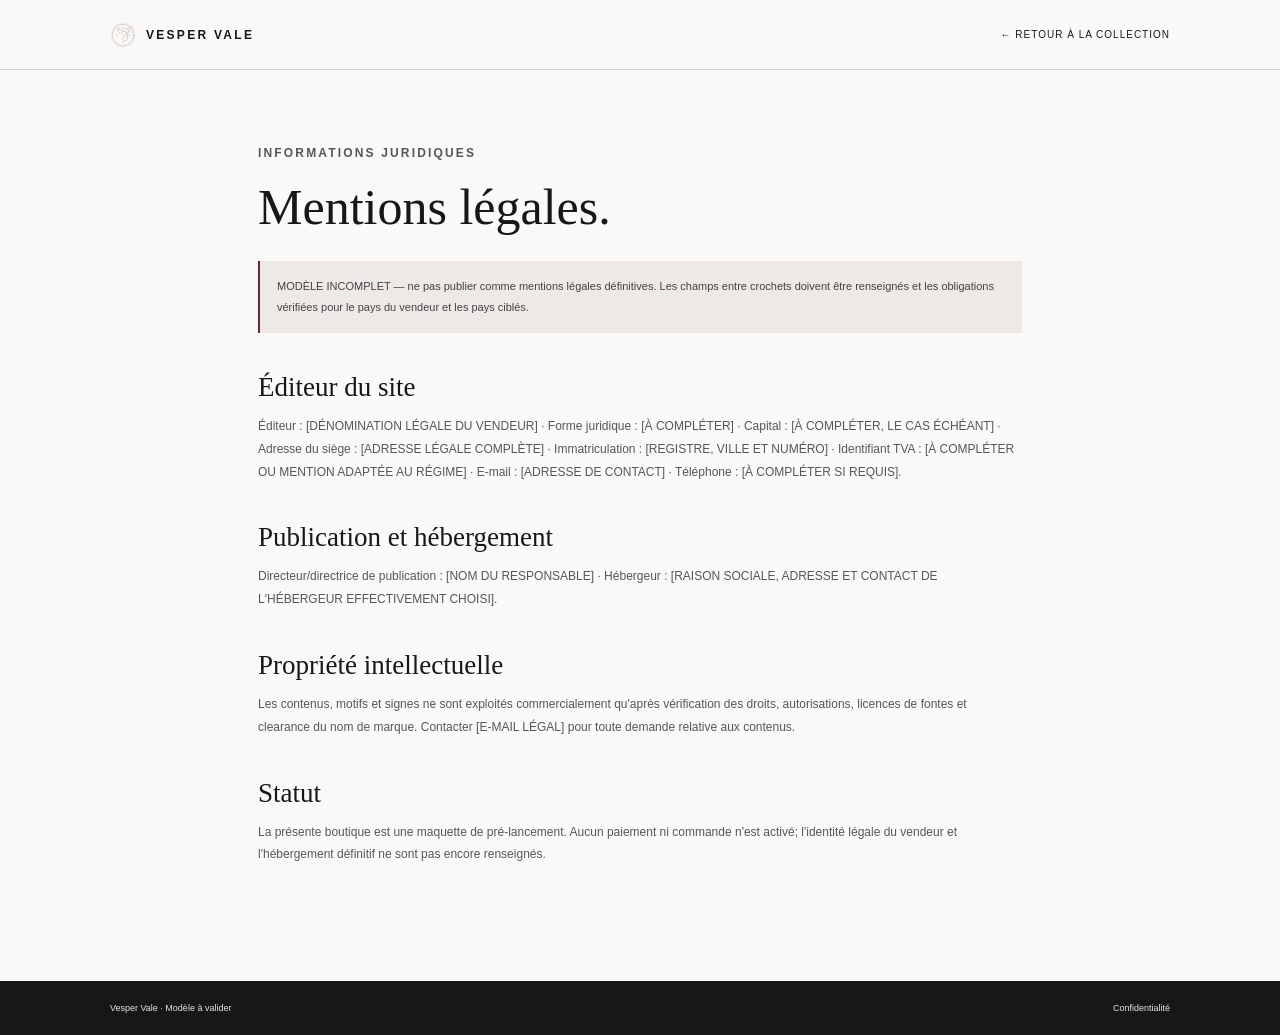
<file: vesper-vale/vesper-vale/pages/mentions-legales.html>
<!doctype html><html lang="fr"><head><meta charset="utf-8"><meta name="viewport" content="width=device-width, initial-scale=1"><meta name="description" content="Mentions légales Vesper Vale à compléter avant mise en ligne commerciale."><title>Mentions légales — Vesper Vale</title><link rel="icon" href="../assets/mark.svg" type="image/svg+xml"><link rel="stylesheet" href="../styles.css"><link rel="stylesheet" href="../pages.css"></head><body><div class="page-shell"><header class="page-header"><a class="wordmark" href="../index.html"><img src="../assets/mark.svg" alt=""><span>VESPER VALE</span></a><a href="../index.html">← Retour à la collection</a></header><main class="page-main"><p class="eyebrow">INFORMATIONS JURIDIQUES</p><h1>Mentions légales.</h1><p class="page-placeholder">MODÈLE INCOMPLET — ne pas publier comme mentions légales définitives. Les champs entre crochets doivent être renseignés et les obligations vérifiées pour le pays du vendeur et les pays ciblés.</p><h2>Éditeur du site</h2><p>Éditeur : [DÉNOMINATION LÉGALE DU VENDEUR] · Forme juridique : [À COMPLÉTER] · Capital : [À COMPLÉTER, LE CAS ÉCHÉANT] · Adresse du siège : [ADRESSE LÉGALE COMPLÈTE] · Immatriculation : [REGISTRE, VILLE ET NUMÉRO] · Identifiant TVA : [À COMPLÉTER OU MENTION ADAPTÉE AU RÉGIME] · E-mail : [ADRESSE DE CONTACT] · Téléphone : [À COMPLÉTER SI REQUIS].</p><h2>Publication et hébergement</h2><p>Directeur/directrice de publication : [NOM DU RESPONSABLE] · Hébergeur : [RAISON SOCIALE, ADRESSE ET CONTACT DE L'HÉBERGEUR EFFECTIVEMENT CHOISI].</p><h2>Propriété intellectuelle</h2><p>Les contenus, motifs et signes ne sont exploités commercialement qu'après vérification des droits, autorisations, licences de fontes et clearance du nom de marque. Contacter [E-MAIL LÉGAL] pour toute demande relative aux contenus.</p><h2>Statut</h2><p>La présente boutique est une maquette de pré-lancement. Aucun paiement ni commande n'est activé; l'identité légale du vendeur et l'hébergement définitif ne sont pas encore renseignés.</p></main><footer class="page-footer"><span>Vesper Vale · Modèle à valider</span><a href="confidentialite.html">Confidentialité</a></footer></div></body></html>
</file>
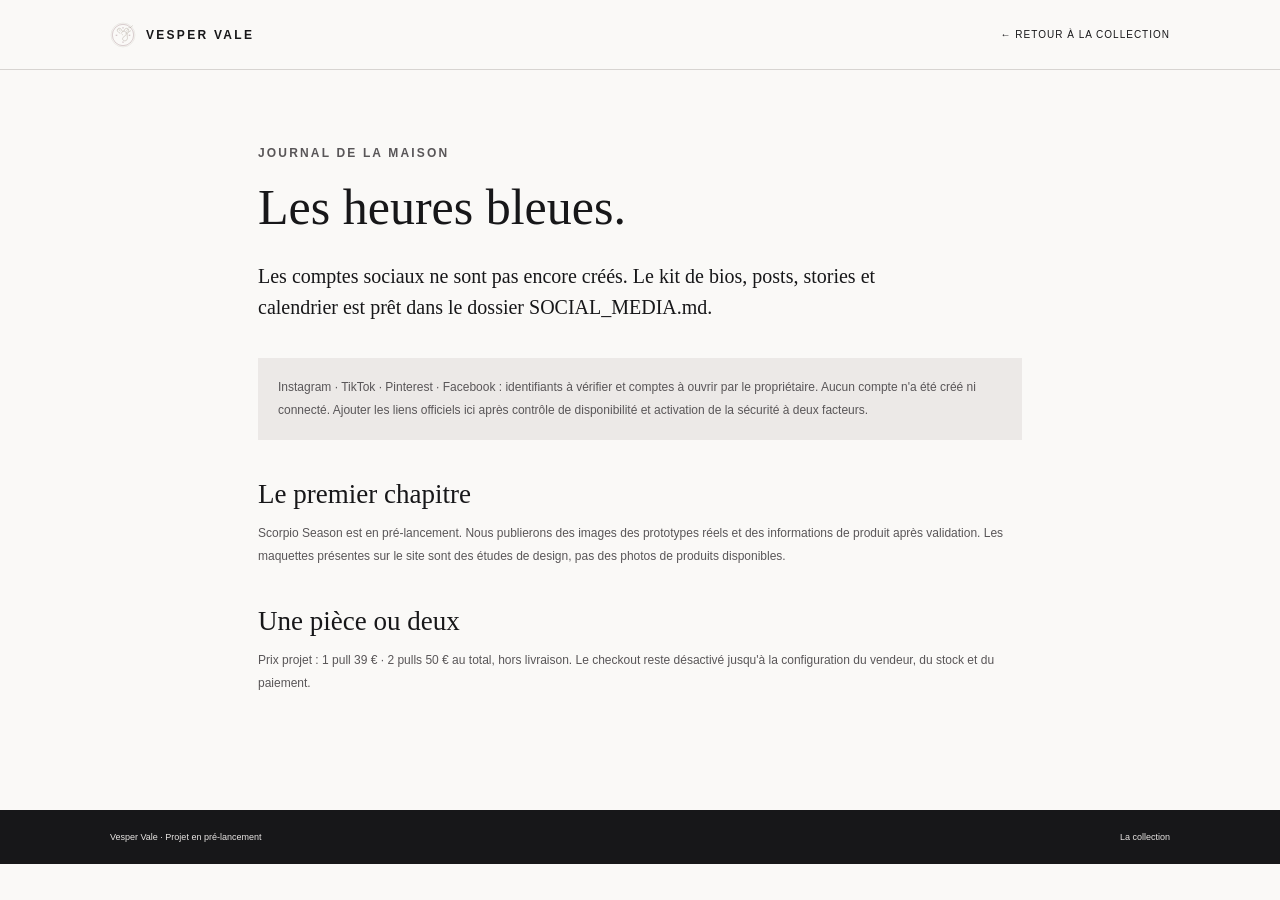
<file: vesper-vale/vesper-vale/pages/social.html>
<!doctype html><html lang="fr"><head><meta charset="utf-8"><meta name="viewport" content="width=device-width, initial-scale=1"><meta name="description" content="Journal social et visuel de Vesper Vale."><title>Journal — Vesper Vale</title><link rel="icon" href="../assets/mark.svg" type="image/svg+xml"><link rel="stylesheet" href="../styles.css"><link rel="stylesheet" href="../pages.css"></head><body><div class="page-shell"><header class="page-header"><a class="wordmark" href="../index.html"><img src="../assets/mark.svg" alt=""><span>VESPER VALE</span></a><a href="../index.html">← Retour à la collection</a></header><main class="page-main"><p class="eyebrow">JOURNAL DE LA MAISON</p><h1>Les heures bleues.</h1><p class="page-lead">Les comptes sociaux ne sont pas encore créés. Le kit de bios, posts, stories et calendrier est prêt dans le dossier SOCIAL_MEDIA.md.</p><div class="page-callout"><p>Instagram · TikTok · Pinterest · Facebook : identifiants à vérifier et comptes à ouvrir par le propriétaire. Aucun compte n'a été créé ni connecté. Ajouter les liens officiels ici après contrôle de disponibilité et activation de la sécurité à deux facteurs.</p></div><h2>Le premier chapitre</h2><p>Scorpio Season est en pré-lancement. Nous publierons des images des prototypes réels et des informations de produit après validation. Les maquettes présentes sur le site sont des études de design, pas des photos de produits disponibles.</p><h2>Une pièce ou deux</h2><p>Prix projet : 1 pull 39 € · 2 pulls 50 € au total, hors livraison. Le checkout reste désactivé jusqu'à la configuration du vendeur, du stock et du paiement.</p></main><footer class="page-footer"><span>Vesper Vale · Projet en pré-lancement</span><a href="../index.html#collection">La collection</a></footer></div></body></html>
</file>
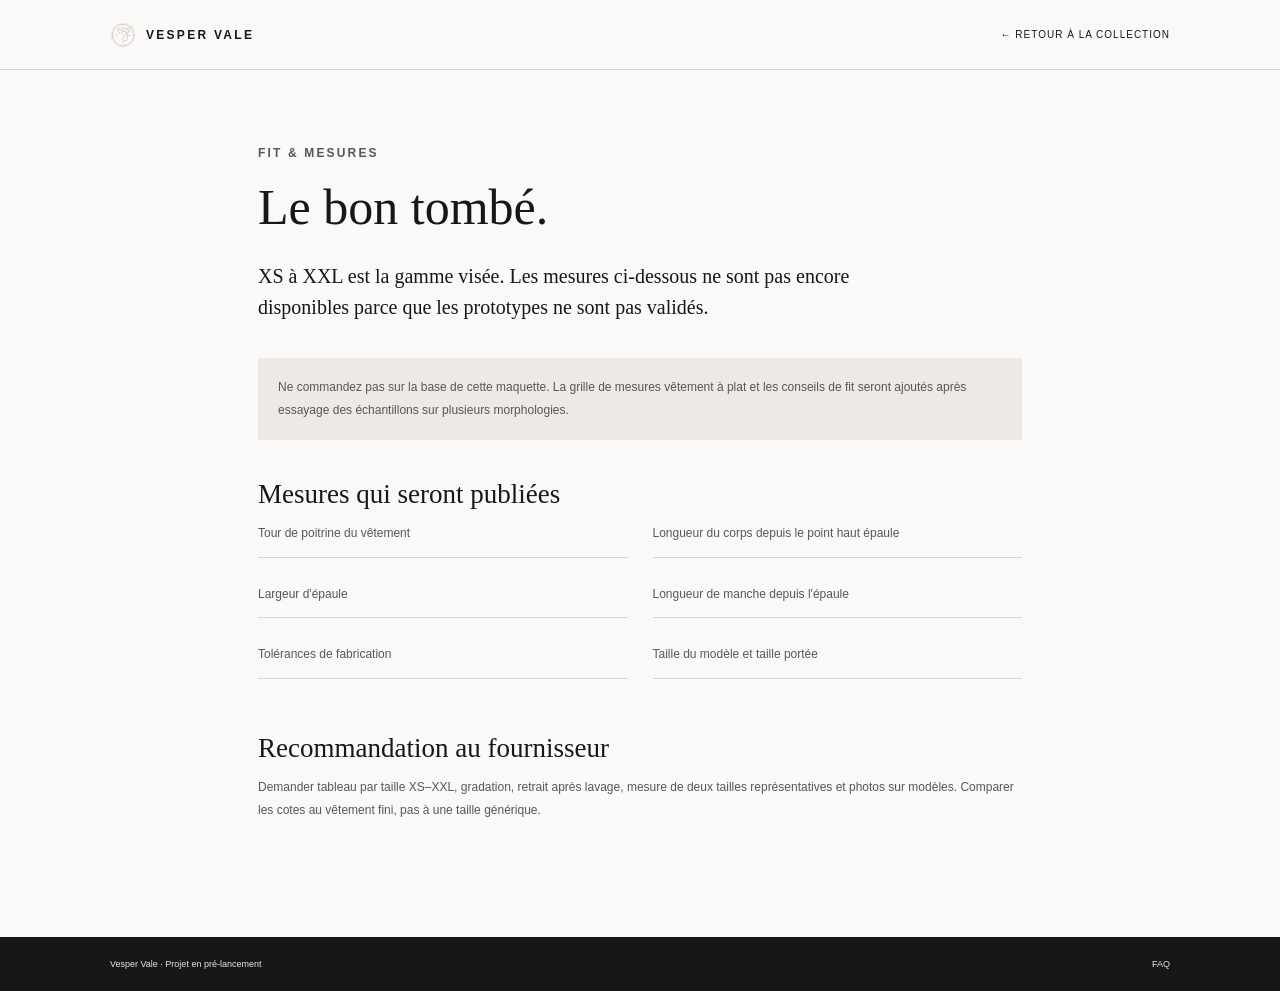
<file: vesper-vale/vesper-vale/pages/tailles.html>
<!doctype html><html lang="fr"><head><meta charset="utf-8"><meta name="viewport" content="width=device-width, initial-scale=1"><meta name="description" content="Guide des tailles Vesper Vale, mesures à confirmer."><title>Guide des tailles — Vesper Vale</title><link rel="icon" href="../assets/mark.svg" type="image/svg+xml"><link rel="stylesheet" href="../styles.css"><link rel="stylesheet" href="../pages.css"></head><body><div class="page-shell"><header class="page-header"><a class="wordmark" href="../index.html"><img src="../assets/mark.svg" alt=""><span>VESPER VALE</span></a><a href="../index.html">← Retour à la collection</a></header><main class="page-main"><p class="eyebrow">FIT & MESURES</p><h1>Le bon tombé.</h1><p class="page-lead">XS à XXL est la gamme visée. Les mesures ci-dessous ne sont pas encore disponibles parce que les prototypes ne sont pas validés.</p><div class="page-callout"><p>Ne commandez pas sur la base de cette maquette. La grille de mesures vêtement à plat et les conseils de fit seront ajoutés après essayage des échantillons sur plusieurs morphologies.</p></div><h2>Mesures qui seront publiées</h2><div class="page-list"><p>Tour de poitrine du vêtement</p><p>Longueur du corps depuis le point haut épaule</p><p>Largeur d'épaule</p><p>Longueur de manche depuis l'épaule</p><p>Tolérances de fabrication</p><p>Taille du modèle et taille portée</p></div><h2>Recommandation au fournisseur</h2><p>Demander tableau par taille XS–XXL, gradation, retrait après lavage, mesure de deux tailles représentatives et photos sur modèles. Comparer les cotes au vêtement fini, pas à une taille générique.</p></main><footer class="page-footer"><span>Vesper Vale · Projet en pré-lancement</span><a href="faq.html">FAQ</a></footer></div></body></html>
</file>
<file: vesper-vale/vesper-vale/styles.css>
:root{--ink:#171719;--paper:#f0efed;--white:#faf9f7;--ash:#a8a6a4;--line:#d7d4d1;--wine:#6d2535;--wine-light:#a94f61;--green:#4c5a51;--serif:'Italiana',Georgia,serif;--sans:'DM Sans',sans-serif;--page:1240px}*{box-sizing:border-box}html{scroll-behavior:smooth;scroll-padding-top:84px}body{margin:0;background:var(--white);color:var(--ink);font-family:var(--sans);font-size:14px;-webkit-font-smoothing:antialiased}button,input{font:inherit}button,a{-webkit-tap-highlight-color:transparent}a{color:inherit;text-decoration:none}button{color:inherit}.announcement{height:31px;background:var(--wine);color:#fff;display:flex;justify-content:center;align-items:center;gap:26px;font-size:10px;letter-spacing:.07em;text-transform:uppercase}.announcement-offer{font-weight:600}.announcement-offer i{display:inline-block;width:3px;height:3px;background:#fff;border-radius:50%;vertical-align:middle;margin:0 10px}.site-header{height:76px;padding:0 max(calc((100vw - var(--page))/2),5.4vw);display:flex;align-items:center;justify-content:space-between;border-bottom:1px solid rgba(23,23,25,.1);background:var(--white);position:sticky;top:0;z-index:5}.wordmark{display:flex;align-items:center;gap:10px;font-size:12px;font-weight:700;letter-spacing:.19em}.wordmark img{width:26px;height:26px}.main-nav{display:flex;gap:36px;font-size:11px;color:#686668}.main-nav a:hover,.site-footer a:hover{color:var(--wine)}.cart-trigger{border:0;background:none;cursor:pointer;font-size:11px;padding:10px 0 10px 10px}.cart-trigger span{display:inline-grid;place-items:center;margin-left:8px;width:21px;height:21px;border-radius:50%;background:var(--ink);color:#fff;font-size:10px}.hero{min-height:570px;background:var(--ink);color:var(--white);display:grid;grid-template-columns:1fr 1fr;position:relative;overflow:hidden;padding:0 max(calc((100vw - var(--page))/2),8vw)}.hero-copy{align-self:center;padding:80px 0 90px;position:relative;z-index:1}.eyebrow{font-size:9px;letter-spacing:.18em;font-weight:600;text-transform:uppercase;margin:0 0 20px;color:var(--wine)}.hero .eyebrow{color:#c7a6ab}.tiny-star{font-size:12px;margin-right:8px}.hero h1{font:400 clamp(58px,7vw,94px)/.93 var(--serif);letter-spacing:0;margin:0 0 23px}.hero h1 em,.manifesto h2 em{font-weight:400;color:#b27680}.hero-deck{font-size:13px;line-height:1.9;color:#c4c0bf;margin:0 0 35px}.hero-actions{display:flex;align-items:center;gap:23px}.button{min-height:48px;padding:0 20px;display:inline-flex;align-items:center;justify-content:center;gap:25px;border:0;text-transform:uppercase;font-size:9px;letter-spacing:.08em;font-weight:700;cursor:pointer;transition:background .2s,color .2s}.button-light{background:var(--white);color:var(--ink)}.button-light:hover{background:#e2dedd}.button-light span{font-size:14px}.hero-price{font-size:10px;color:#c3bdbb;white-space:nowrap}.hero-price b{color:#fff;font-weight:600}.hero-price span{margin:0 7px;color:#817a7a}.hero-art{position:relative;display:grid;place-items:center;min-height:570px;background:radial-gradient(ellipse at 53% 48%,#373437 0,rgba(23,23,25,0) 58%)}.hero-art:before{content:'';position:absolute;inset:0;background-image:radial-gradient(rgba(242,239,237,.18) .6px,transparent .6px);background-size:21px 21px;opacity:.23;mask-image:linear-gradient(90deg,transparent,#000)}.orbit{position:absolute;border:1px solid rgba(190,149,154,.25);border-radius:50%;width:410px;height:410px}.orbit-two{width:320px;height:320px;border-style:dashed;opacity:.55}.hero-coordinate,.hero-caption{position:absolute;font-size:8px;line-height:1.8;letter-spacing:.16em;color:#a8a0a1;text-transform:uppercase}.hero-coordinate{top:72px;right:5px}.hero-caption{bottom:81px;left:21px;font-family:var(--serif);font-size:15px;letter-spacing:.04em;text-transform:none;color:#d0c0c2}.hero-garment{width:min(380px,83%);height:395px;position:relative;z-index:1;filter:drop-shadow(0 28px 30px rgba(0,0,0,.4))}.hero-index{position:absolute;bottom:25px;left:max(calc((100vw - var(--page))/2),8vw);font-size:10px;letter-spacing:.13em;color:#f3f0ed}.hero-index span{color:#817a7a;margin:0 7px}.offer-strip{min-height:74px;background:#e8e5e3;display:flex;align-items:center;justify-content:center;gap:18px;padding:16px 24px}.offer-symbol{font-size:16px;color:var(--wine)}.offer-strip p{margin:0;font:17px var(--serif)}.offer-strip strong{font-size:10px;letter-spacing:.08em;text-transform:uppercase}.offer-strip>a{font-size:14px;margin-left:5px}.section-wrap{max-width:var(--page);margin:0 auto;padding-left:28px;padding-right:28px}.collection{padding-top:96px;padding-bottom:102px}.section-heading{display:flex;align-items:end;justify-content:space-between;margin-bottom:37px}.section-heading .eyebrow{margin-bottom:13px}.section-heading h2,.newsletter h2{font:400 47px/1 var(--serif);margin:0;letter-spacing:0}.section-note{font-size:11px;line-height:1.8;color:#797677;margin:0 0 3px}.filter-row{display:flex;align-items:center;gap:24px;border-top:1px solid var(--line);border-bottom:1px solid var(--line);min-height:57px;margin-bottom:25px}.filter-button{border:0;background:none;color:#777476;padding:17px 0;cursor:pointer;font-size:10px}.filter-button span{font-size:9px;color:#aaa;margin-left:3px}.filter-button.is-active{color:var(--ink);box-shadow:inset 0 -1px var(--wine)}.filter-price{margin-left:auto;font-size:10px;color:#686668}.filter-price span{margin:0 6px;color:var(--wine)}.product-grid{display:grid;grid-template-columns:repeat(4,minmax(0,1fr));gap:38px 17px}.product-card{min-width:0;animation:rise-in .4s both}.product-image-wrap{position:relative;background:#e8e6e3;aspect-ratio: .79;overflow:hidden;cursor:pointer}.product-image-wrap:before{content:'';position:absolute;inset:0;background:linear-gradient(142deg,rgba(255,255,255,.21),transparent 47%,rgba(38,33,34,.04))}.product-image{height:100%;width:100%;display:grid;place-items:center;padding:13% 9% 9%;transition:transform .45s}.product-card:hover .product-image{transform:scale(1.035)}.product-tag{position:absolute;top:12px;left:12px;color:#777174;font-size:8px;letter-spacing:.13em;text-transform:uppercase}.quick-view{position:absolute;bottom:11px;right:11px;width:34px;height:34px;border:0;border-radius:50%;background:rgba(250,249,247,.92);font-size:16px;cursor:pointer;opacity:0;transition:opacity .2s}.product-card:hover .quick-view,.quick-view:focus-visible{opacity:1}.product-info{display:grid;grid-template-columns:1fr auto;gap:7px;padding-top:13px}.product-name{font:18px var(--serif);margin:0}.product-category{font-size:8px;letter-spacing:.12em;color:#888385;text-transform:uppercase;margin:6px 0 0}.product-price{font-size:11px;font-weight:600;margin-top:3px}.product-quick-add{grid-column:1/-1;width:100%;height:34px;background:none;border:1px solid #d5d1cf;text-align:left;padding:0 11px;font-size:9px;letter-spacing:.04em;cursor:pointer;margin-top:6px;display:flex;justify-content:space-between;align-items:center}.product-quick-add:hover{border-color:var(--ink);background:var(--ink);color:#fff}.product-quick-add span{font-size:13px}.manifesto{min-height:490px;background:#e9e7e5;display:grid;grid-template-columns:1fr 1.15fr .55fr;align-items:center;padding:72px max(calc((100vw - var(--page))/2),8vw);gap:7%}.manifesto-mark{height:240px;display:grid;place-items:center;border-right:1px solid #d2cfcd}.manifesto-mark img{width:118px;height:118px;opacity:.8}.manifesto-copy{max-width:430px}.manifesto-copy .eyebrow{margin-bottom:23px}.manifesto h2{font:400 49px/.98 var(--serif);margin:0 0 24px}.manifesto h2 em{color:var(--wine)}.manifesto-copy>p:not(.eyebrow){max-width:370px;color:#686568;font-size:11px;line-height:1.9;margin:0 0 21px}.text-link{font-size:9px;font-weight:600;text-transform:uppercase;letter-spacing:.1em;border-bottom:1px solid #9a9392;padding-bottom:8px}.text-link span{margin-left:15px;color:var(--wine)}.manifesto-side{font-size:8px;line-height:2.2;letter-spacing:.14em;color:#777174;align-self:end;margin-bottom:10px}.manifesto-side span{color:#a7a3a2}.journal{padding-top:95px;padding-bottom:96px}.journal-grid{display:grid;grid-template-columns:1.2fr 1fr 1fr;gap:14px}.journal-card{min-height:270px;padding:22px;display:flex;flex-direction:column;justify-content:flex-end;position:relative;overflow:hidden}.journal-card:before{content:'';position:absolute;inset:0;background-image:radial-gradient(rgba(255,255,255,.22) .6px,transparent .6px);background-size:14px 14px;opacity:.35}.journal-card-one{background:#353234;color:#f5f2ef}.journal-card-two{background:#d7d6d3}.journal-card-three{background:#6d2535;color:#fff}.journal-card>span,.journal-card h3,.journal-card p{position:relative}.journal-card>span{font-size:8px;letter-spacing:.15em;opacity:.7}.journal-card h3{font:32px/1.02 var(--serif);margin:31px 0 9px}.journal-card p{font-size:10px;line-height:1.6;margin:0;opacity:.76}.newsletter{background:#d8d6d4;padding:52px max(calc((100vw - var(--page))/2),8vw);display:flex;align-items:center;justify-content:space-between;gap:40px}.newsletter .eyebrow{margin-bottom:12px}.newsletter h2{font-size:34px}.newsletter form{width:min(410px,48%);display:grid;grid-template-columns:1fr 46px;border-bottom:1px solid #898584}.newsletter input{height:42px;border:0;background:none;outline:0;font-size:11px}.newsletter form button{border:0;background:none;font-size:17px;cursor:pointer}.newsletter form>p{grid-column:1/-1;margin:7px 0 0;color:#716d6e;font-size:9px}.site-footer{background:var(--ink);color:#f3f0ed;padding:60px max(calc((100vw - var(--page))/2),8vw) 20px;display:grid;grid-template-columns:1.7fr repeat(3,1fr);gap:25px 35px}.footer-brand .wordmark{margin-bottom:18px}.footer-brand>p{font:16px/1.5 var(--serif);color:#bdb7b6}.footer-legal{font-size:8px;color:#807a7a}.site-footer>div:not(.footer-brand):not(.footer-bottom){display:flex;flex-direction:column;gap:11px}.site-footer h2{font-size:9px;letter-spacing:.14em;text-transform:uppercase;margin:7px 0 10px;color:#b5adae}.site-footer>div>a{font-size:10px;color:#d1ccca}.footer-bottom{grid-column:1/-1;border-top:1px solid #383638;padding-top:17px;margin-top:21px;display:flex;justify-content:space-between;color:#817b7b;font-size:8px}.footer-bottom i{font-style:normal;color:#a94f61;margin-left:8px}.cart-backdrop{position:fixed;inset:0;background:rgba(18,17,18,.48);z-index:8}.cart-drawer{position:fixed;z-index:9;right:0;top:0;height:100dvh;width:min(440px,100%);background:var(--white);display:flex;flex-direction:column;padding:27px 28px 24px;transform:translateX(102%);transition:transform .3s ease}.cart-drawer.is-open{transform:translateX(0)}.drawer-head{display:flex;align-items:center;justify-content:space-between;border-bottom:1px solid var(--line);padding-bottom:18px}.drawer-head .eyebrow{font-size:8px;margin-bottom:7px}.drawer-head h2{font:27px var(--serif);margin:0}.drawer-head h2 span{font:10px var(--sans);color:#8e898a}.icon-button{width:35px;height:35px;border:1px solid var(--line);background:transparent;font-size:22px;cursor:pointer}.cart-lines{overflow:auto;flex:1}.cart-empty{font:20px var(--serif);color:#777174;margin:32px 0}.cart-line{display:grid;grid-template-columns:74px 1fr auto;gap:13px;padding:17px 0;border-bottom:1px solid var(--line)}.cart-thumb{width:74px;height:90px;background:#e8e6e3;display:grid;place-items:center;padding:7px}.cart-item-title{font:16px var(--serif);margin:3px 0 7px}.cart-item-meta{font-size:9px;color:#777174}.cart-item-remove{border:0;background:none;color:#777174;text-decoration:underline;font-size:8px;padding:0;margin-top:13px;cursor:pointer}.cart-item-price{font-size:10px;font-weight:600;white-space:nowrap}.drawer-foot{padding-top:16px}.cart-promo{display:flex;align-items:center;gap:12px;padding:12px;background:#eeecea}.cart-promo>span{color:var(--wine);font-size:16px}.cart-promo p{font-size:10px;font-weight:600;margin:0}.cart-promo small{display:block;color:#777174;font-size:9px;font-weight:400;margin-top:4px}.cart-totals{display:flex;justify-content:space-between;margin:18px 0 8px;font-size:11px}.shipping-note{font-size:9px;color:#777174;line-height:1.6}.button-dark{width:100%;margin-top:7px;background:var(--ink);color:white}.button-dark:disabled{background:#999596;cursor:not-allowed}.continue-link{display:block;text-align:center;margin-top:14px;font-size:9px;text-decoration:underline;color:#656162}.product-modal[hidden],.cart-backdrop[hidden]{display:none}.product-modal{position:fixed;z-index:11;inset:0;display:grid;place-items:center;padding:20px}.modal-backdrop{position:absolute;inset:0;border:0;background:rgba(18,17,18,.67)}.modal-panel{position:relative;z-index:1;background:var(--white);width:min(860px,100%);max-height:min(700px,90dvh);overflow:auto;padding:32px}.modal-close{position:absolute;right:15px;top:15px;z-index:2}.modal-product{display:grid;grid-template-columns:1fr 1fr;gap:32px;align-items:center}.modal-product-art{background:#e8e6e3;aspect-ratio:.86;display:grid;place-items:center;padding:10%}.modal-product-copy{padding:10px 20px 10px 0}.modal-product-copy .eyebrow{margin-bottom:10px}.modal-product-copy h2{font:36px var(--serif);margin:0 0 8px}.modal-product-copy>p{font-size:11px;line-height:1.8;color:#686568}.modal-product-price{font-weight:600;margin:17px 0}.modal-product-copy label{display:block;font-size:9px;text-transform:uppercase;letter-spacing:.1em;margin:19px 0 8px}.size-options{display:flex;gap:7px}.size-options button{width:36px;height:34px;border:1px solid var(--line);background:none;font-size:9px;cursor:pointer}.size-options button.selected{background:var(--ink);border-color:var(--ink);color:#fff}.modal-add{width:100%;margin-top:20px;background:var(--wine);color:#fff}.product-detail-note{font-size:9px!important;color:#888385!important;margin-top:12px}.toast{position:fixed;z-index:20;bottom:25px;left:50%;transform:translate(-50%,20px);padding:12px 18px;background:var(--ink);color:white;font-size:10px;opacity:0;pointer-events:none;transition:opacity .2s,transform .2s}.toast.show{opacity:1;transform:translate(-50%,0)}.visually-hidden{position:absolute;width:1px;height:1px;padding:0;margin:-1px;overflow:hidden;clip:rect(0,0,0,0);white-space:nowrap;border:0}@keyframes rise-in{from{opacity:0;transform:translateY(8px)}to{opacity:1;transform:translateY(0)}}@media(max-width:850px){.hero{padding:0 7vw;grid-template-columns:.94fr 1.06fr;min-height:500px}.hero-art{min-height:500px}.hero-copy{padding:65px 0}.hero h1{font-size:72px}.hero-actions{align-items:flex-start;flex-direction:column;gap:12px}.hero-index{left:7vw}.product-grid{grid-template-columns:repeat(3,minmax(0,1fr))}.manifesto{padding-left:7vw;padding-right:7vw;grid-template-columns:.7fr 1.4fr}.manifesto-side{display:none}.newsletter,.site-footer{padding-left:7vw;padding-right:7vw}}@media(max-width:600px){.announcement{height:30px;font-size:8px;gap:10px}.announcement-offer i{margin:0 5px}.site-header{height:62px;padding:0 18px}.wordmark{font-size:10px;gap:7px}.wordmark img{width:23px;height:23px}.main-nav{display:none}.hero{min-height:650px;display:flex;flex-direction:column;padding:0 25px}.hero-copy{padding:62px 0 5px}.hero h1{font-size:70px;margin-bottom:17px}.hero-deck{font-size:11px;margin-bottom:20px}.hero-actions{flex-direction:row;align-items:center;gap:14px}.button-light{min-height:42px;padding:0 13px;gap:12px;font-size:8px}.hero-price{font-size:8px}.hero-art{min-height:300px;flex:1;margin:0 -4px}.hero-garment{height:285px;width:min(270px,90%)}.orbit{width:275px;height:275px}.orbit-two{width:215px;height:215px}.hero-coordinate{top:17px;right:9px}.hero-caption{bottom:26px;left:3px;font-size:13px}.hero-index{bottom:13px;left:25px}.offer-strip{min-height:64px;gap:9px}.offer-strip p{font-size:14px}.offer-strip strong{font-size:8px}.offer-strip>a{margin-left:0}.section-wrap{padding-left:18px;padding-right:18px}.collection{padding-top:66px;padding-bottom:70px}.section-heading{align-items:flex-start;gap:15px;flex-direction:column;margin-bottom:25px}.section-heading h2{font-size:39px}.section-note{font-size:10px}.filter-row{gap:17px;overflow:auto;white-space:nowrap;margin-right:-18px;padding-right:18px;scrollbar-width:none}.filter-row::-webkit-scrollbar{display:none}.filter-button{font-size:9px}.filter-price{display:none}.product-grid{grid-template-columns:repeat(2,minmax(0,1fr));gap:28px 11px}.product-image-wrap{aspect-ratio:.72}.product-tag{top:8px;left:8px;font-size:7px}.product-info{padding-top:9px}.product-name{font-size:16px}.product-category{font-size:7px}.product-price{font-size:10px}.product-quick-add{height:32px;font-size:8px;padding:0 8px}.quick-view{opacity:1;width:30px;height:30px}.manifesto{padding:53px 24px;display:block}.manifesto-mark{height:auto;display:block;border:0;margin-bottom:30px}.manifesto-mark img{width:53px;height:53px}.manifesto h2{font-size:45px}.manifesto-copy>p:not(.eyebrow){font-size:10px}.journal{padding-top:65px;padding-bottom:67px}.journal-grid{grid-template-columns:1fr 1fr;gap:9px}.journal-card{min-height:200px;padding:15px}.journal-card:first-child{grid-column:1/-1;min-height:220px}.journal-card h3{font-size:27px;margin:21px 0 7px}.journal-card p{font-size:9px}.newsletter{padding:39px 22px;display:block}.newsletter h2{font-size:30px}.newsletter form{width:100%;margin-top:22px}.site-footer{padding:45px 22px 18px;grid-template-columns:1fr 1fr;gap:30px 18px}.footer-brand{grid-column:1/-1}.footer-bottom{font-size:7px;gap:15px;line-height:1.6}.cart-drawer{padding:22px 19px 20px}.modal-panel{padding:47px 18px 22px;max-height:92dvh}.modal-product{grid-template-columns:1fr;gap:20px}.modal-product-art{aspect-ratio:1.1;max-height:310px}.modal-product-copy{padding:0 5px 8px}.modal-product-copy h2{font-size:30px}.modal-product-copy>p{font-size:10px}.product-modal{padding:10px}}
</file>
<file: vesper-vale/vesper-vale/overrides.css>
:root{--ink:#090909;--paper:#242124;--white:#111011;--ash:#B5A7A0;--line:#393539;--wine:#551D2B;--wine-light:#B7B1A6;--green:#B5A7A0;--serif:'Cormorant Garamond',Georgia,serif}body{background:#090909;color:#e7dfdc}.site-header{background:#090909;color:#e7dfdc}.hero{background:#090909}.hero-art{background:#171517;isolation:isolate}.hero-art:before{z-index:1;background-image:linear-gradient(90deg,rgba(9,9,9,.14),rgba(9,9,9,.46)),radial-gradient(rgba(242,239,237,.18) .6px,transparent .6px);mask-image:none;opacity:.72}.hero-stock-image{position:absolute;inset:0;width:100%;height:100%;object-fit:cover;object-position:center 42%;filter:grayscale(1) brightness(.48) contrast(1.12);opacity:.75}.hero-coordinate,.hero-caption{z-index:2}.product-image-wrap{background:#242124}.product-image{height:100%;width:100%;padding:0}.concept-visual{position:relative;width:100%;height:100%;margin:0;overflow:hidden;background:#171517}.concept-visual img{display:block;width:100%;height:100%;object-fit:cover;object-position:center;filter:grayscale(1) brightness(.53) contrast(1.15)}.concept-architecture img{object-position:center 42%}.concept-rose img{object-position:center 40%;filter:grayscale(.3) brightness(.46) sepia(.28) contrast(1.2);mix-blend-mode:screen}.concept-visual:after{content:'';position:absolute;inset:0;background:linear-gradient(180deg,rgba(9,9,9,.12),rgba(9,9,9,.08) 48%,rgba(9,9,9,.72))}.concept-visual figcaption{position:absolute;z-index:1;left:11px;bottom:10px;color:#e3d8d2;font-size:7px;letter-spacing:.13em}.concept-modal{min-height:100%;height:100%}.concept-modal figcaption{font-size:8px;left:14px;bottom:14px}.product-image-wrap:before{display:none}.is-upcoming .concept-visual img{opacity:.68}.product-quick-add:disabled{opacity:.45;cursor:default}.offer-strip{background:#242124;color:#e7dfdc}.manifesto{background:#171517;color:#e7dfdc}.manifesto-copy>p:not(.eyebrow){color:#B5A7A0}.manifesto-mark img{filter:grayscale(1) brightness(0) invert(1);opacity:.75}.journal-card-two{background:#302c30;color:#e7dfdc}.newsletter{background:#242124;color:#e7dfdc}.section-note,.filter-button,.product-category,.product-detail-note,.shipping-note,.footer-legal{color:#B5A7A0}.filter-button.is-active,.product-name,.section-heading h2{color:#e7dfdc}.cart-drawer,.modal-panel{background:#111011;color:#e7dfdc}.cart-thumb{background:#242124;color:#B7B1A6;display:grid;place-items:center;font:32px var(--serif)}.cart-promo[hidden]{display:none}.modal-product-art{display:block;padding:0;aspect-ratio:.86;background:#171517}.page-shell{background:#111011;color:#e7dfdc}.page-main p,.page-main li{color:#c4b8b2}.page-placeholder{background:#242124;color:#e7dfdc!important}.page-callout{background:#242124}.page-main a{color:#cf9ca4}.page-footer{background:#090909}.page-table th,.page-table td{border-color:#393539}.concept-visual img,.hero-stock-image{user-select:none}@media(max-width:600px){.concept-visual figcaption{font-size:6px;left:7px;bottom:8px}.hero-stock-image{object-position:center 35%}.modal-product-art{aspect-ratio:1.1}}
</file>
<file: vesper-vale/vesper-vale/pages.css>
.page-shell{min-height:100vh;background:var(--white)}.page-header{height:70px;padding:0 max(calc((100vw - 1060px)/2),6vw);display:flex;align-items:center;justify-content:space-between;border-bottom:1px solid var(--line)}.page-header>a:last-child{font-size:10px;text-transform:uppercase;letter-spacing:.1em}.page-main{max-width:820px;margin:0 auto;padding:72px 28px 100px}.page-main .eyebrow{margin-bottom:16px}.page-main h1{font:50px/1.05 var(--serif);margin:0 0 28px}.page-main h2{font:27px var(--serif);margin:39px 0 12px}.page-main h3{font-size:13px;margin:24px 0 8px}.page-main p,.page-main li{font-size:12px;line-height:1.9;color:#595658}.page-main p{margin:0 0 15px}.page-main .page-lead{font:20px/1.55 var(--serif);color:var(--ink);max-width:650px;margin-bottom:35px}.page-main ul{padding-left:20px}.page-main a{color:var(--wine);text-decoration:underline;text-underline-offset:3px}.page-table{width:100%;border-collapse:collapse;margin:22px 0 30px;font-size:11px}.page-table th,.page-table td{text-align:left;padding:12px 9px;border-bottom:1px solid var(--line)}.page-table th{font-weight:600}.page-placeholder{background:#ece9e7;padding:15px 17px;border-left:2px solid var(--wine);font-size:11px!important;color:#454143!important}.page-footer{padding:22px max(calc((100vw - 1060px)/2),6vw);background:var(--ink);color:#e8e5e3;display:flex;justify-content:space-between;font-size:9px}.page-footer a{color:#e8e5e3}.page-callout{padding:18px 20px;background:#ece9e7;margin:26px 0}.page-main .page-callout p{margin:0}.page-list{display:grid;grid-template-columns:1fr 1fr;gap:10px 25px}.page-list p{border-bottom:1px solid var(--line);padding:0 0 12px}@media(max-width:600px){.page-header{height:62px;padding:0 18px}.page-main{padding:49px 20px 70px}.page-main h1{font-size:42px}.page-main .page-lead{font-size:18px}.page-table{font-size:9px}.page-table th,.page-table td{padding:9px 5px}.page-list{grid-template-columns:1fr}.page-footer{padding:18px 20px;gap:20px;line-height:1.6}}
</file>
